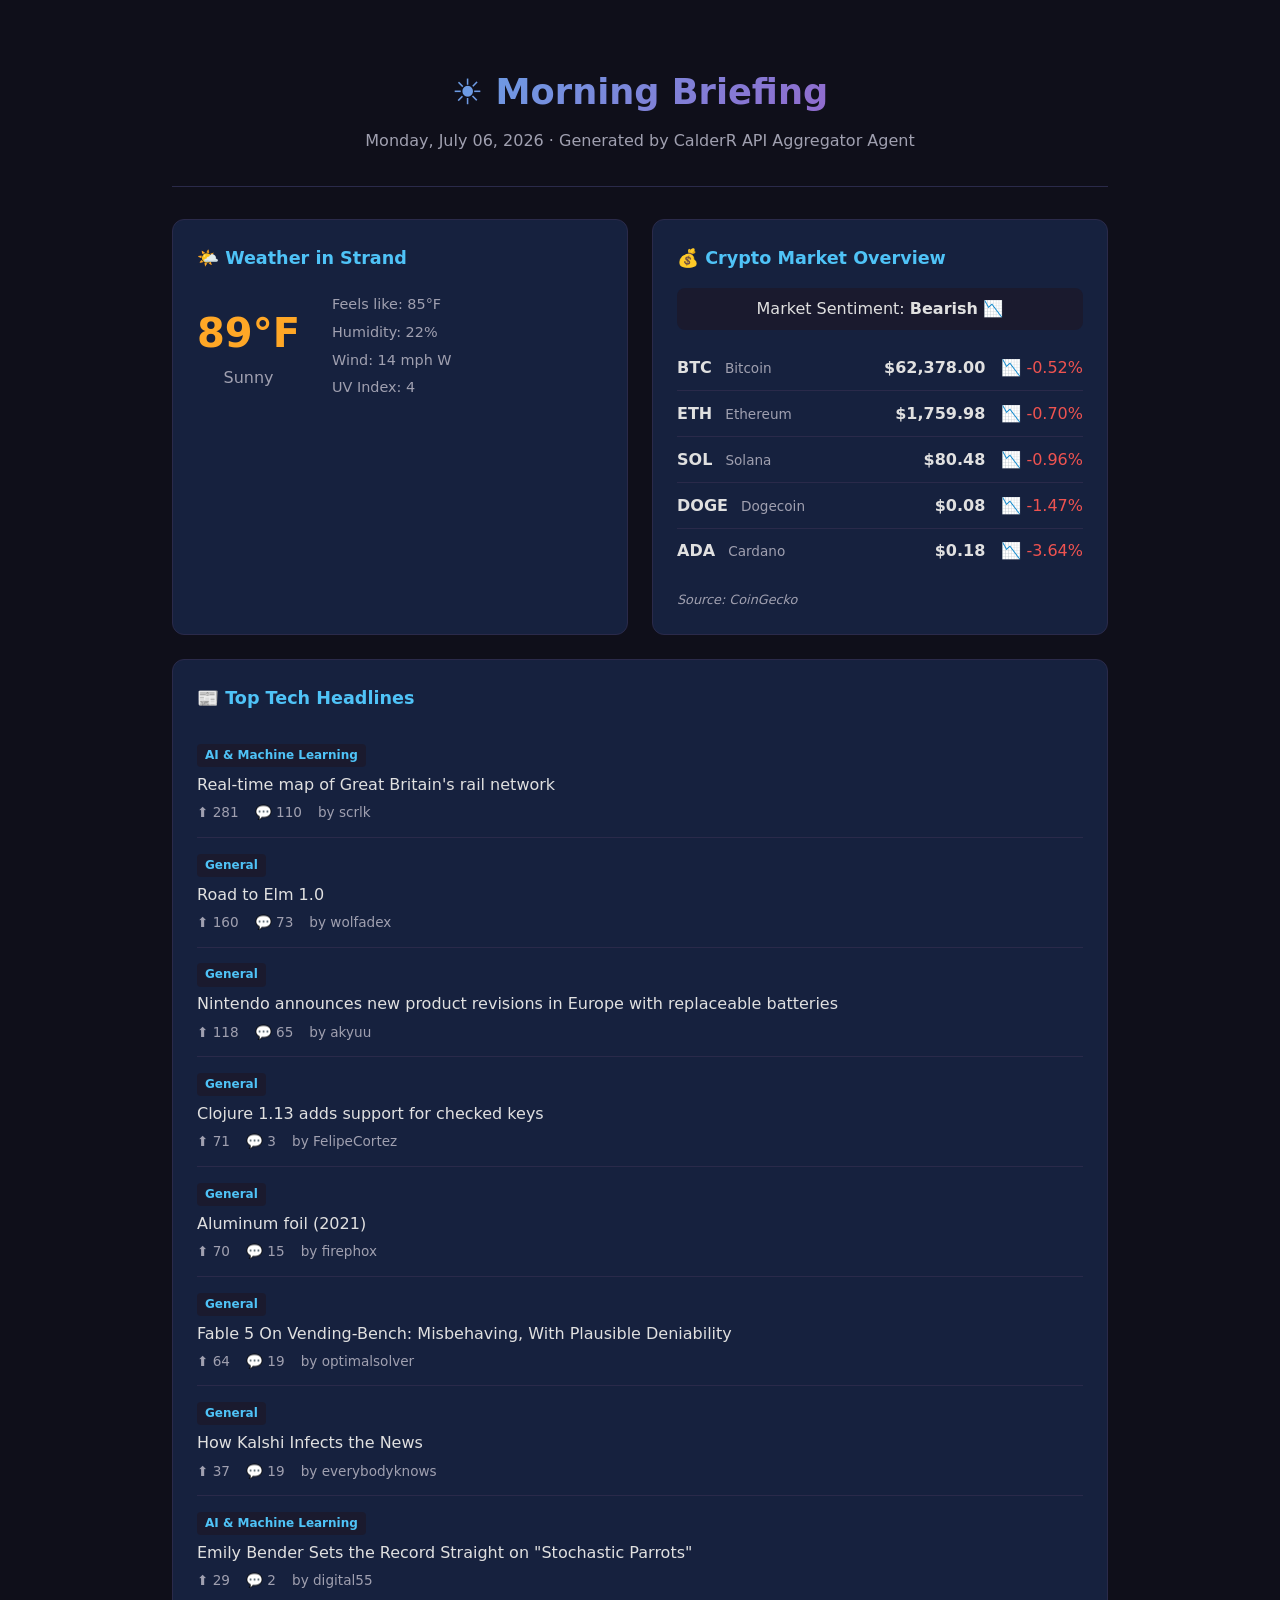
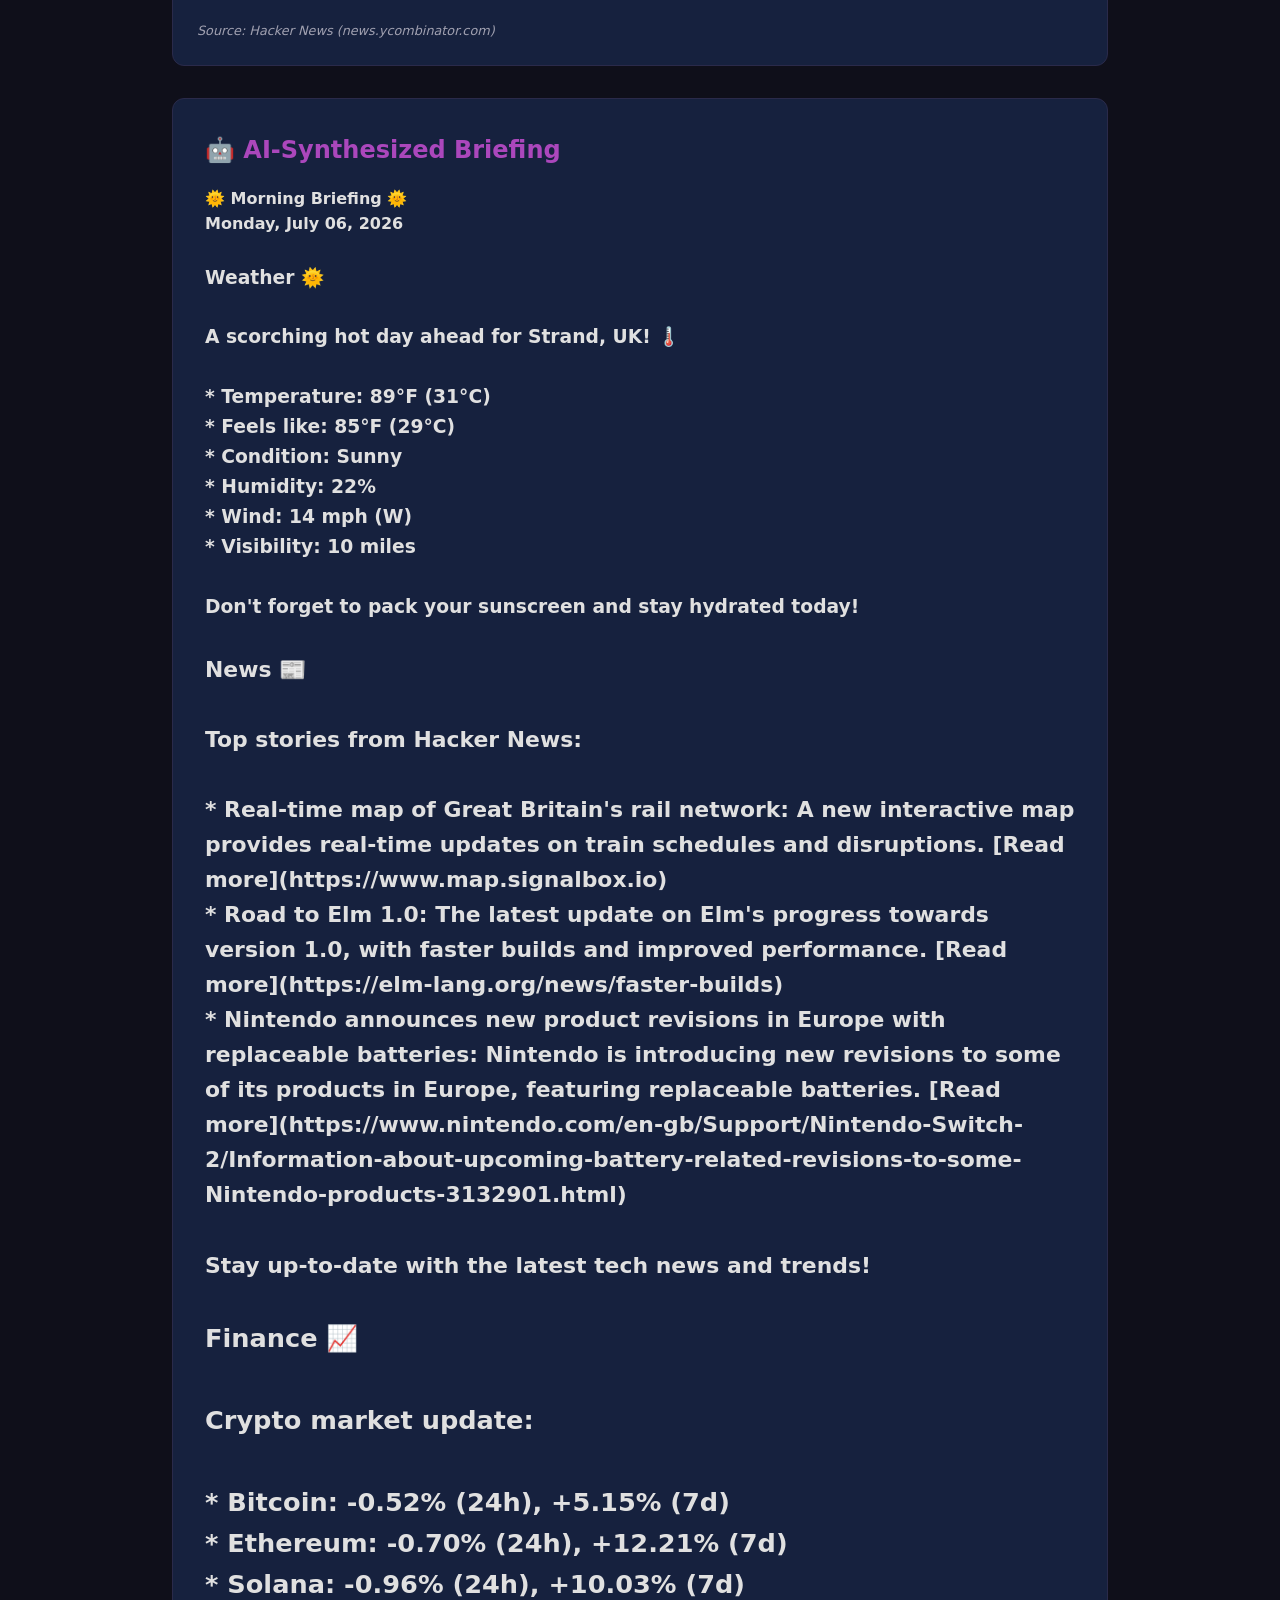
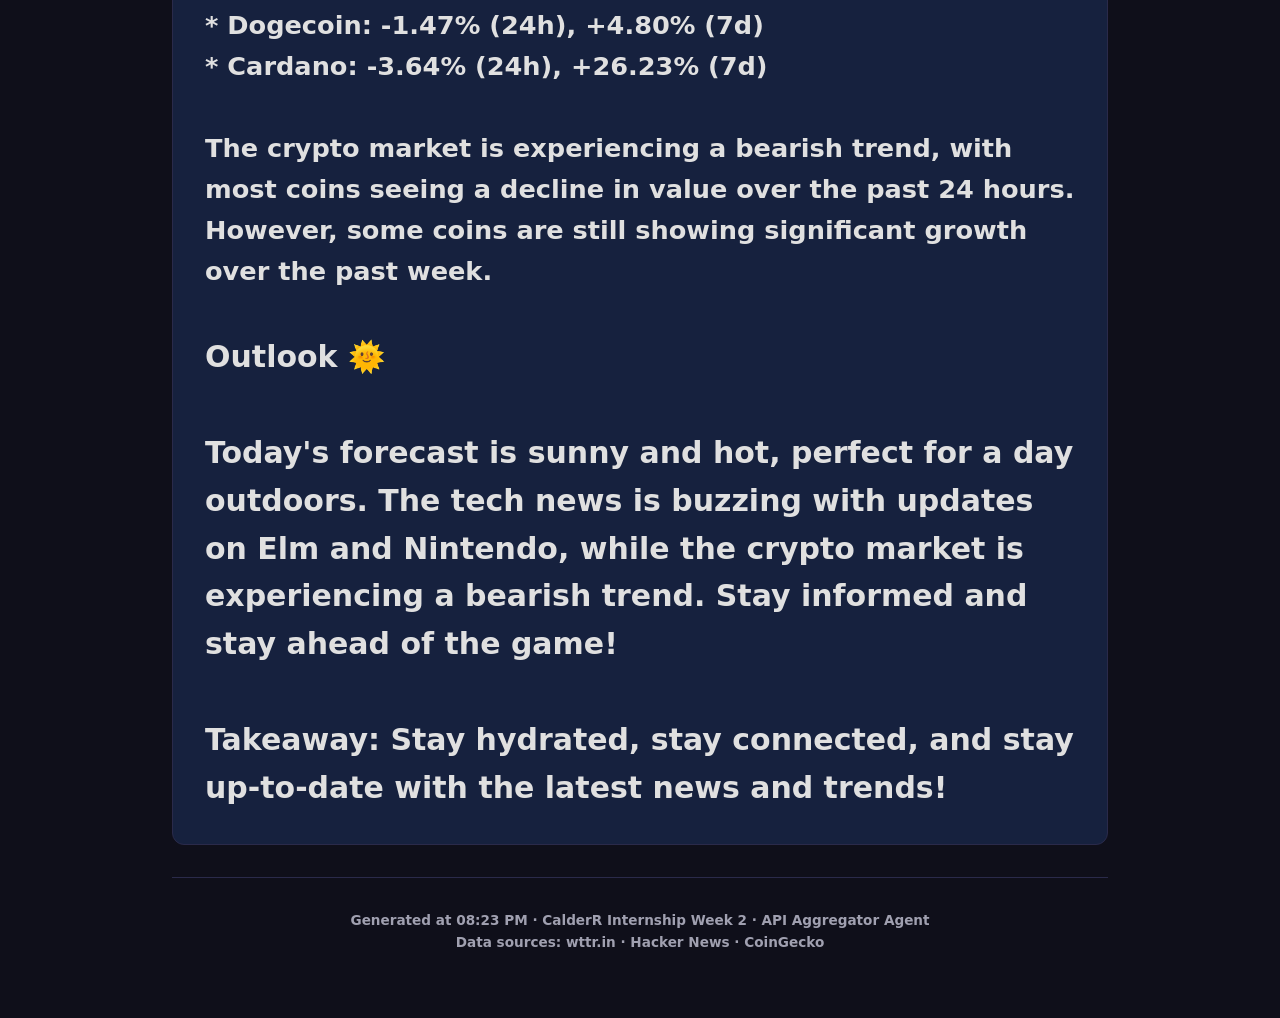
<file: projects/api_aggregator/sample_reports/briefing_20260706_202351.html>
<!DOCTYPE html>
<html lang="en">
<head>
    <meta charset="UTF-8">
    <meta name="viewport" content="width=device-width, initial-scale=1.0">
    <title>Morning Briefing — July 06, 2026</title>
    <style>
        :root {
            --bg-primary: #0f0f1a;
            --bg-secondary: #1a1a2e;
            --bg-card: #16213e;
            --text-primary: #e0e0e0;
            --text-secondary: #a0a0b0;
            --accent-blue: #4fc3f7;
            --accent-green: #66bb6a;
            --accent-red: #ef5350;
            --accent-orange: #ffa726;
            --accent-purple: #ab47bc;
            --border-color: #2a2a4a;
        }

        * { margin: 0; padding: 0; box-sizing: border-box; }

        body {
            font-family: 'Segoe UI', system-ui, -apple-system, sans-serif;
            background: var(--bg-primary);
            color: var(--text-primary);
            line-height: 1.6;
            min-height: 100vh;
        }

        .container {
            max-width: 1000px;
            margin: 0 auto;
            padding: 2rem;
        }

        header {
            text-align: center;
            padding: 2rem 0;
            border-bottom: 1px solid var(--border-color);
            margin-bottom: 2rem;
        }

        header h1 {
            font-size: 2.2rem;
            background: linear-gradient(135deg, var(--accent-blue), var(--accent-purple));
            -webkit-background-clip: text;
            -webkit-text-fill-color: transparent;
            margin-bottom: 0.5rem;
        }

        header .subtitle {
            color: var(--text-secondary);
            font-size: 1rem;
        }

        .data-grid {
            display: grid;
            grid-template-columns: 1fr 1fr;
            gap: 1.5rem;
            margin-bottom: 2rem;
        }

        .data-card {
            background: var(--bg-card);
            border-radius: 12px;
            padding: 1.5rem;
            border: 1px solid var(--border-color);
            transition: transform 0.2s, box-shadow 0.2s;
        }

        .data-card:hover {
            transform: translateY(-2px);
            box-shadow: 0 8px 25px rgba(0,0,0,0.3);
        }

        .data-card h3 {
            color: var(--accent-blue);
            margin-bottom: 1rem;
            font-size: 1.1rem;
        }

        .news-card {
            grid-column: 1 / -1;
        }

        .weather-grid {
            display: flex;
            align-items: center;
            gap: 2rem;
        }

        .weather-main {
            display: flex;
            flex-direction: column;
            align-items: center;
        }

        .temp {
            font-size: 2.5rem;
            font-weight: bold;
            color: var(--accent-orange);
        }

        .condition {
            color: var(--text-secondary);
        }

        .weather-details p {
            color: var(--text-secondary);
            font-size: 0.9rem;
            margin: 0.3rem 0;
        }

        .news-item {
            padding: 0.8rem 0;
            border-bottom: 1px solid var(--border-color);
        }

        .news-item:last-child {
            border-bottom: none;
        }

        .story-title {
            color: var(--text-primary);
            text-decoration: none;
            font-weight: 500;
            display: block;
            margin: 0.3rem 0;
        }

        .story-title:hover {
            color: var(--accent-blue);
        }

        .story-meta {
            display: flex;
            gap: 1rem;
            color: var(--text-secondary);
            font-size: 0.85rem;
        }

        .category-badge {
            display: inline-block;
            padding: 2px 8px;
            border-radius: 4px;
            font-size: 0.75rem;
            font-weight: 600;
            background: var(--bg-secondary);
            color: var(--accent-blue);
        }

        .coin-row {
            display: flex;
            justify-content: space-between;
            align-items: center;
            padding: 0.6rem 0;
            border-bottom: 1px solid var(--border-color);
        }

        .coin-row:last-child { border-bottom: none; }

        .coin-name { flex: 1; }
        .coin-fullname { color: var(--text-secondary); font-size: 0.85rem; margin-left: 0.5rem; }
        .coin-price { font-weight: bold; margin: 0 1rem; }
        .coin-change.positive { color: var(--accent-green); }
        .coin-change.negative { color: var(--accent-red); }

        .market-sentiment {
            text-align: center;
            padding: 0.5rem;
            margin-bottom: 1rem;
            background: var(--bg-secondary);
            border-radius: 8px;
        }

        .briefing-section {
            background: var(--bg-card);
            border-radius: 12px;
            padding: 2rem;
            border: 1px solid var(--border-color);
            margin-bottom: 2rem;
        }

        .briefing-section h2 {
            color: var(--accent-purple);
            margin-bottom: 1rem;
        }

        .source {
            color: var(--text-secondary);
            font-size: 0.8rem;
            margin-top: 1rem;
            font-style: italic;
        }

        .error-card {
            border-color: var(--accent-red);
            text-align: center;
            color: var(--accent-orange);
        }

        footer {
            text-align: center;
            padding: 2rem 0;
            color: var(--text-secondary);
            font-size: 0.85rem;
            border-top: 1px solid var(--border-color);
        }

        @media (max-width: 768px) {
            .data-grid { grid-template-columns: 1fr; }
            .weather-grid { flex-direction: column; }
            .container { padding: 1rem; }
        }
    </style>
</head>
<body>
    <div class="container">
        <header>
            <h1>☀️ Morning Briefing</h1>
            <p class="subtitle">Monday, July 06, 2026 · Generated by CalderR API Aggregator Agent</p>
        </header>

        <div class="data-grid">
            
        <div class="data-card weather-card">
            <h3>🌤️ Weather in Strand</h3>
            <div class="weather-grid">
                <div class="weather-main">
                    <span class="temp">89°F</span>
                    <span class="condition">Sunny</span>
                </div>
                <div class="weather-details">
                    <p>Feels like: 85°F</p>
                    <p>Humidity: 22%</p>
                    <p>Wind: 14 mph W</p>
                    <p>UV Index: 4</p>
                </div>
            </div>
        </div>
        
            
        <div class="data-card finance-card">
            <h3>💰 Crypto Market Overview</h3>
            <div class="market-sentiment">
                Market Sentiment: <strong>Bearish 📉</strong>
            </div>
            <div class="coins-list">
            <div class="coin-row">
                <div class="coin-name">
                    <strong>BTC</strong>
                    <span class="coin-fullname">Bitcoin</span>
                </div>
                <div class="coin-price">$62,378.00</div>
                <div class="coin-change negative">
                    📉 -0.52%
                </div>
            </div>
            
            <div class="coin-row">
                <div class="coin-name">
                    <strong>ETH</strong>
                    <span class="coin-fullname">Ethereum</span>
                </div>
                <div class="coin-price">$1,759.98</div>
                <div class="coin-change negative">
                    📉 -0.70%
                </div>
            </div>
            
            <div class="coin-row">
                <div class="coin-name">
                    <strong>SOL</strong>
                    <span class="coin-fullname">Solana</span>
                </div>
                <div class="coin-price">$80.48</div>
                <div class="coin-change negative">
                    📉 -0.96%
                </div>
            </div>
            
            <div class="coin-row">
                <div class="coin-name">
                    <strong>DOGE</strong>
                    <span class="coin-fullname">Dogecoin</span>
                </div>
                <div class="coin-price">$0.08</div>
                <div class="coin-change negative">
                    📉 -1.47%
                </div>
            </div>
            
            <div class="coin-row">
                <div class="coin-name">
                    <strong>ADA</strong>
                    <span class="coin-fullname">Cardano</span>
                </div>
                <div class="coin-price">$0.18</div>
                <div class="coin-change negative">
                    📉 -3.64%
                </div>
            </div>
            </div>
            <p class="source">Source: CoinGecko</p>
        </div>
        
            
        <div class="data-card news-card">
            <h3>📰 Top Tech Headlines</h3>
            <div class="news-list">
            <div class="news-item">
                <span class="category-badge ai-machine-learning">AI & Machine Learning</span>
                <a href="https://www.map.signalbox.io" class="story-title">Real-time map of Great Britain's rail network</a>
                <div class="story-meta">
                    <span>⬆ 281</span>
                    <span>💬 110</span>
                    <span>by scrlk</span>
                </div>
            </div>
            
            <div class="news-item">
                <span class="category-badge general">General</span>
                <a href="https://elm-lang.org/news/faster-builds" class="story-title">Road to Elm 1.0</a>
                <div class="story-meta">
                    <span>⬆ 160</span>
                    <span>💬 73</span>
                    <span>by wolfadex</span>
                </div>
            </div>
            
            <div class="news-item">
                <span class="category-badge general">General</span>
                <a href="https://www.nintendo.com/en-gb/Support/Nintendo-Switch-2/Information-about-upcoming-battery-related-revisions-to-some-Nintendo-products-3132901.html" class="story-title">Nintendo announces new product revisions in Europe with replaceable batteries</a>
                <div class="story-meta">
                    <span>⬆ 118</span>
                    <span>💬 65</span>
                    <span>by akyuu</span>
                </div>
            </div>
            
            <div class="news-item">
                <span class="category-badge general">General</span>
                <a href="https://clojure.org/news/2026/07/02/clojure-1-13-alpha1" class="story-title">Clojure 1.13 adds support for checked keys</a>
                <div class="story-meta">
                    <span>⬆ 71</span>
                    <span>💬 3</span>
                    <span>by FelipeCortez</span>
                </div>
            </div>
            
            <div class="news-item">
                <span class="category-badge general">General</span>
                <a href="https://dernocua.github.io/notes/aluminum-foil.html" class="story-title">Aluminum foil (2021)</a>
                <div class="story-meta">
                    <span>⬆ 70</span>
                    <span>💬 15</span>
                    <span>by firephox</span>
                </div>
            </div>
            
            <div class="news-item">
                <span class="category-badge general">General</span>
                <a href="https://andonlabs.com/blog/fable5-vending-bench" class="story-title">Fable 5 On Vending-Bench: Misbehaving, With Plausible Deniability</a>
                <div class="story-meta">
                    <span>⬆ 64</span>
                    <span>💬 19</span>
                    <span>by optimalsolver</span>
                </div>
            </div>
            
            <div class="news-item">
                <span class="category-badge general">General</span>
                <a href="https://www.publicnotice.co/p/kalshi-cnn-cnbc" class="story-title">How Kalshi Infects the News</a>
                <div class="story-meta">
                    <span>⬆ 37</span>
                    <span>💬 19</span>
                    <span>by everybodyknows</span>
                </div>
            </div>
            
            <div class="news-item">
                <span class="category-badge ai-machine-learning">AI & Machine Learning</span>
                <a href="https://spectrum.ieee.org/stochastic-parrot" class="story-title">Emily Bender Sets the Record Straight on "Stochastic Parrots"</a>
                <div class="story-meta">
                    <span>⬆ 29</span>
                    <span>💬 2</span>
                    <span>by digital55</span>
                </div>
            </div>
            </div>
            <p class="source">Source: Hacker News (news.ycombinator.com)</p>
        </div>
        
        </div>

        <div class="briefing-section">
            <h2>🤖 AI-Synthesized Briefing</h2>
            <div><strong>🌞 Morning Briefing 🌞<strong><br><strong>Monday, July 06, 2026<strong><br><br><h3>Weather 🌞<br><br>A scorching hot day ahead for Strand, UK! 🌡️<br><br>* <strong>Temperature<strong>: 89°F (31°C)<br>* <strong>Feels like<strong>: 85°F (29°C)<br>* <strong>Condition<strong>: Sunny<br>* <strong>Humidity<strong>: 22%<br>* <strong>Wind<strong>: 14 mph (W)<br>* <strong>Visibility<strong>: 10 miles<br><br>Don't forget to pack your sunscreen and stay hydrated today!<br><br><h3>News 📰<br><br>Top stories from Hacker News:<br><br>* <strong>Real-time map of Great Britain's rail network<strong>: A new interactive map provides real-time updates on train schedules and disruptions. [Read more](https://www.map.signalbox.io)<br>* <strong>Road to Elm 1.0<strong>: The latest update on Elm's progress towards version 1.0, with faster builds and improved performance. [Read more](https://elm-lang.org/news/faster-builds)<br>* <strong>Nintendo announces new product revisions in Europe with replaceable batteries<strong>: Nintendo is introducing new revisions to some of its products in Europe, featuring replaceable batteries. [Read more](https://www.nintendo.com/en-gb/Support/Nintendo-Switch-2/Information-about-upcoming-battery-related-revisions-to-some-Nintendo-products-3132901.html)<br><br>Stay up-to-date with the latest tech news and trends!<br><br><h3>Finance 📈<br><br>Crypto market update:<br><br>* <strong>Bitcoin<strong>: -0.52% (24h), +5.15% (7d)<br>* <strong>Ethereum<strong>: -0.70% (24h), +12.21% (7d)<br>* <strong>Solana<strong>: -0.96% (24h), +10.03% (7d)<br>* <strong>Dogecoin<strong>: -1.47% (24h), +4.80% (7d)<br>* <strong>Cardano<strong>: -3.64% (24h), +26.23% (7d)<br><br>The crypto market is experiencing a bearish trend, with most coins seeing a decline in value over the past 24 hours. However, some coins are still showing significant growth over the past week.<br><br><h3>Outlook 🌞<br><br>Today's forecast is sunny and hot, perfect for a day outdoors. The tech news is buzzing with updates on Elm and Nintendo, while the crypto market is experiencing a bearish trend. Stay informed and stay ahead of the game!<br><br><strong>Takeaway:<strong> Stay hydrated, stay connected, and stay up-to-date with the latest news and trends!</div>
        </div>

        <footer>
            <p>Generated at 08:23 PM · CalderR Internship Week 2 · API Aggregator Agent</p>
            <p>Data sources: wttr.in · Hacker News · CoinGecko</p>
        </footer>
    </div>
</body>
</html>
</file>
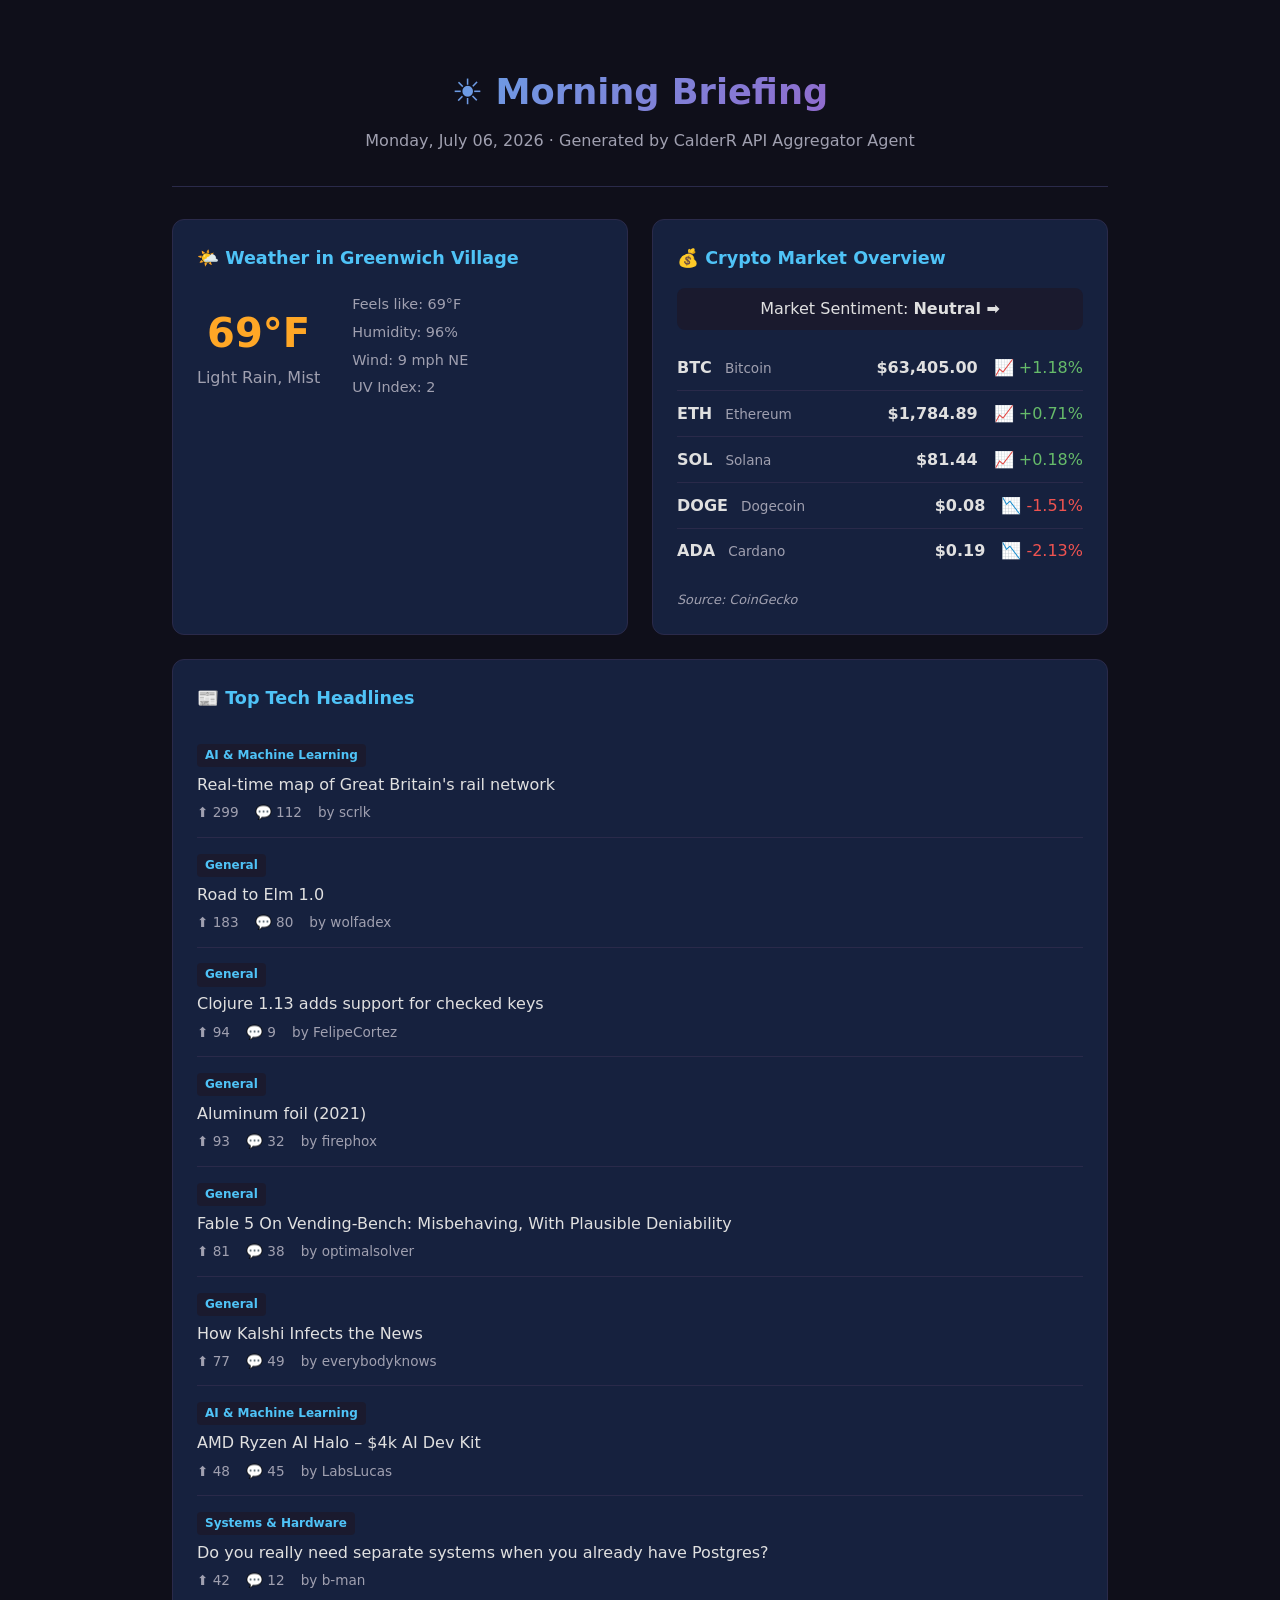
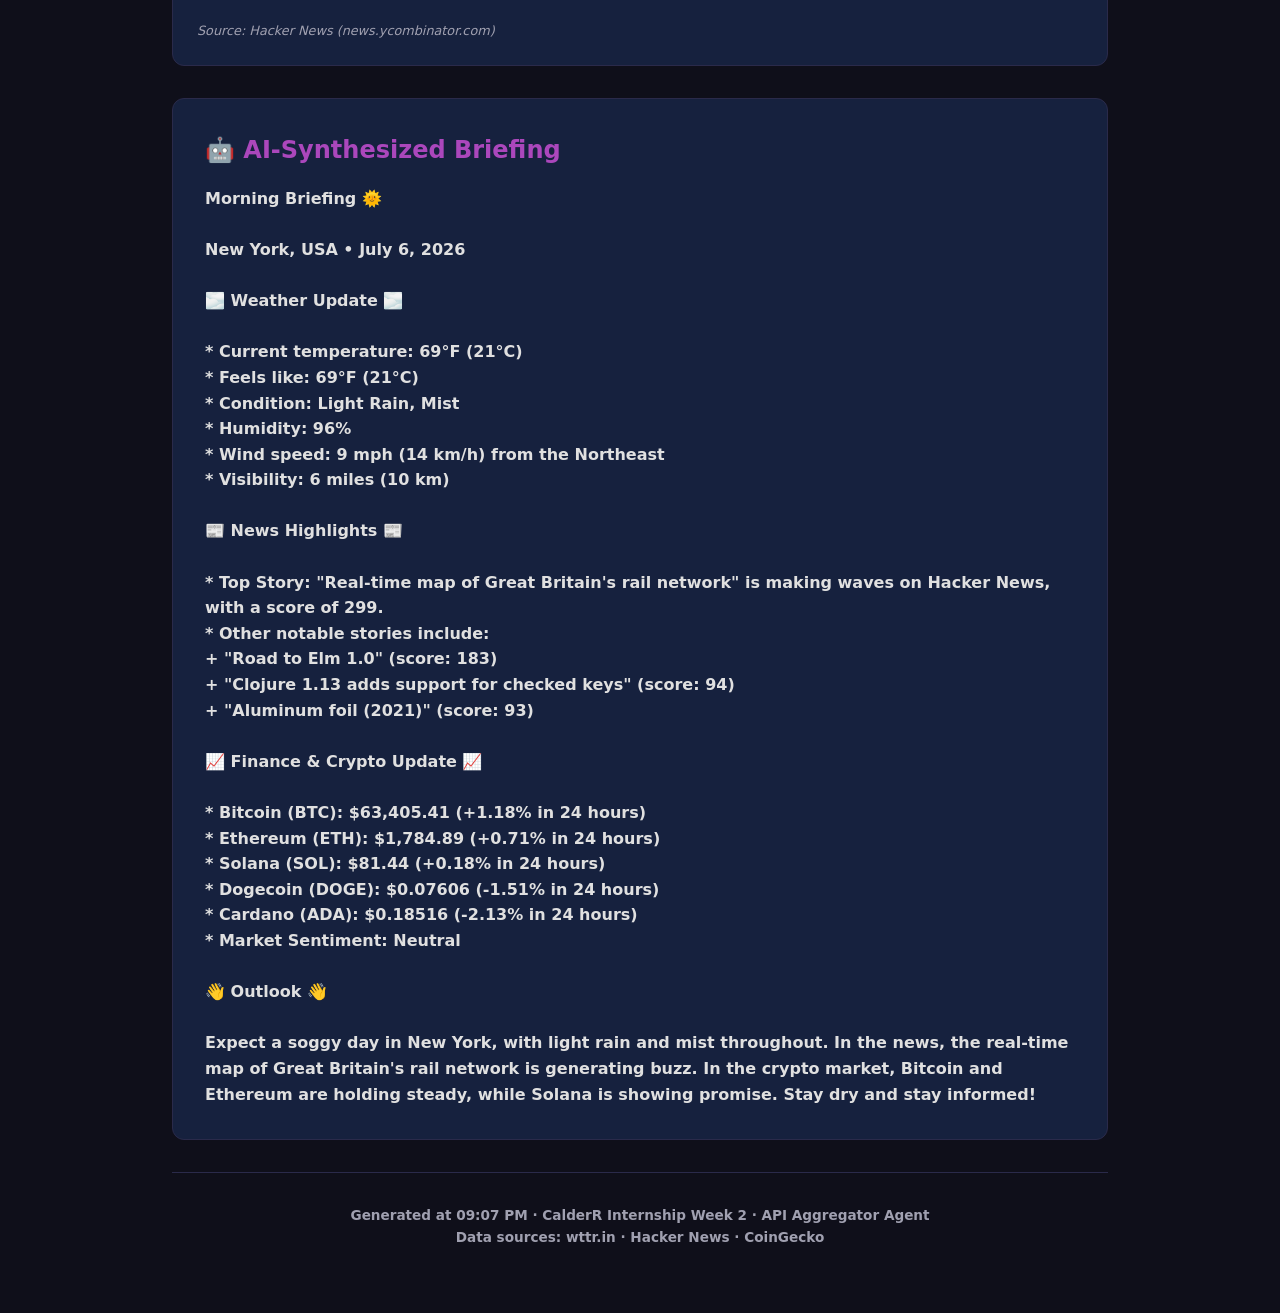
<file: projects/api_aggregator/sample_reports/briefing_20260706_210701.html>
<!DOCTYPE html>
<html lang="en">
<head>
    <meta charset="UTF-8">
    <meta name="viewport" content="width=device-width, initial-scale=1.0">
    <title>Morning Briefing — July 06, 2026</title>
    <style>
        :root {
            --bg-primary: #0f0f1a;
            --bg-secondary: #1a1a2e;
            --bg-card: #16213e;
            --text-primary: #e0e0e0;
            --text-secondary: #a0a0b0;
            --accent-blue: #4fc3f7;
            --accent-green: #66bb6a;
            --accent-red: #ef5350;
            --accent-orange: #ffa726;
            --accent-purple: #ab47bc;
            --border-color: #2a2a4a;
        }

        * { margin: 0; padding: 0; box-sizing: border-box; }

        body {
            font-family: 'Segoe UI', system-ui, -apple-system, sans-serif;
            background: var(--bg-primary);
            color: var(--text-primary);
            line-height: 1.6;
            min-height: 100vh;
        }

        .container {
            max-width: 1000px;
            margin: 0 auto;
            padding: 2rem;
        }

        header {
            text-align: center;
            padding: 2rem 0;
            border-bottom: 1px solid var(--border-color);
            margin-bottom: 2rem;
        }

        header h1 {
            font-size: 2.2rem;
            background: linear-gradient(135deg, var(--accent-blue), var(--accent-purple));
            -webkit-background-clip: text;
            -webkit-text-fill-color: transparent;
            margin-bottom: 0.5rem;
        }

        header .subtitle {
            color: var(--text-secondary);
            font-size: 1rem;
        }

        .data-grid {
            display: grid;
            grid-template-columns: 1fr 1fr;
            gap: 1.5rem;
            margin-bottom: 2rem;
        }

        .data-card {
            background: var(--bg-card);
            border-radius: 12px;
            padding: 1.5rem;
            border: 1px solid var(--border-color);
            transition: transform 0.2s, box-shadow 0.2s;
        }

        .data-card:hover {
            transform: translateY(-2px);
            box-shadow: 0 8px 25px rgba(0,0,0,0.3);
        }

        .data-card h3 {
            color: var(--accent-blue);
            margin-bottom: 1rem;
            font-size: 1.1rem;
        }

        .news-card {
            grid-column: 1 / -1;
        }

        .weather-grid {
            display: flex;
            align-items: center;
            gap: 2rem;
        }

        .weather-main {
            display: flex;
            flex-direction: column;
            align-items: center;
        }

        .temp {
            font-size: 2.5rem;
            font-weight: bold;
            color: var(--accent-orange);
        }

        .condition {
            color: var(--text-secondary);
        }

        .weather-details p {
            color: var(--text-secondary);
            font-size: 0.9rem;
            margin: 0.3rem 0;
        }

        .news-item {
            padding: 0.8rem 0;
            border-bottom: 1px solid var(--border-color);
        }

        .news-item:last-child {
            border-bottom: none;
        }

        .story-title {
            color: var(--text-primary);
            text-decoration: none;
            font-weight: 500;
            display: block;
            margin: 0.3rem 0;
        }

        .story-title:hover {
            color: var(--accent-blue);
        }

        .story-meta {
            display: flex;
            gap: 1rem;
            color: var(--text-secondary);
            font-size: 0.85rem;
        }

        .category-badge {
            display: inline-block;
            padding: 2px 8px;
            border-radius: 4px;
            font-size: 0.75rem;
            font-weight: 600;
            background: var(--bg-secondary);
            color: var(--accent-blue);
        }

        .coin-row {
            display: flex;
            justify-content: space-between;
            align-items: center;
            padding: 0.6rem 0;
            border-bottom: 1px solid var(--border-color);
        }

        .coin-row:last-child { border-bottom: none; }

        .coin-name { flex: 1; }
        .coin-fullname { color: var(--text-secondary); font-size: 0.85rem; margin-left: 0.5rem; }
        .coin-price { font-weight: bold; margin: 0 1rem; }
        .coin-change.positive { color: var(--accent-green); }
        .coin-change.negative { color: var(--accent-red); }

        .market-sentiment {
            text-align: center;
            padding: 0.5rem;
            margin-bottom: 1rem;
            background: var(--bg-secondary);
            border-radius: 8px;
        }

        .briefing-section {
            background: var(--bg-card);
            border-radius: 12px;
            padding: 2rem;
            border: 1px solid var(--border-color);
            margin-bottom: 2rem;
        }

        .briefing-section h2 {
            color: var(--accent-purple);
            margin-bottom: 1rem;
        }

        .source {
            color: var(--text-secondary);
            font-size: 0.8rem;
            margin-top: 1rem;
            font-style: italic;
        }

        .error-card {
            border-color: var(--accent-red);
            text-align: center;
            color: var(--accent-orange);
        }

        footer {
            text-align: center;
            padding: 2rem 0;
            color: var(--text-secondary);
            font-size: 0.85rem;
            border-top: 1px solid var(--border-color);
        }

        @media (max-width: 768px) {
            .data-grid { grid-template-columns: 1fr; }
            .weather-grid { flex-direction: column; }
            .container { padding: 1rem; }
        }
    </style>
</head>
<body>
    <div class="container">
        <header>
            <h1>☀️ Morning Briefing</h1>
            <p class="subtitle">Monday, July 06, 2026 · Generated by CalderR API Aggregator Agent</p>
        </header>

        <div class="data-grid">
            
        <div class="data-card weather-card">
            <h3>🌤️ Weather in Greenwich Village</h3>
            <div class="weather-grid">
                <div class="weather-main">
                    <span class="temp">69°F</span>
                    <span class="condition">Light Rain, Mist</span>
                </div>
                <div class="weather-details">
                    <p>Feels like: 69°F</p>
                    <p>Humidity: 96%</p>
                    <p>Wind: 9 mph NE</p>
                    <p>UV Index: 2</p>
                </div>
            </div>
        </div>
        
            
        <div class="data-card finance-card">
            <h3>💰 Crypto Market Overview</h3>
            <div class="market-sentiment">
                Market Sentiment: <strong>Neutral ➡️</strong>
            </div>
            <div class="coins-list">
            <div class="coin-row">
                <div class="coin-name">
                    <strong>BTC</strong>
                    <span class="coin-fullname">Bitcoin</span>
                </div>
                <div class="coin-price">$63,405.00</div>
                <div class="coin-change positive">
                    📈 +1.18%
                </div>
            </div>
            
            <div class="coin-row">
                <div class="coin-name">
                    <strong>ETH</strong>
                    <span class="coin-fullname">Ethereum</span>
                </div>
                <div class="coin-price">$1,784.89</div>
                <div class="coin-change positive">
                    📈 +0.71%
                </div>
            </div>
            
            <div class="coin-row">
                <div class="coin-name">
                    <strong>SOL</strong>
                    <span class="coin-fullname">Solana</span>
                </div>
                <div class="coin-price">$81.44</div>
                <div class="coin-change positive">
                    📈 +0.18%
                </div>
            </div>
            
            <div class="coin-row">
                <div class="coin-name">
                    <strong>DOGE</strong>
                    <span class="coin-fullname">Dogecoin</span>
                </div>
                <div class="coin-price">$0.08</div>
                <div class="coin-change negative">
                    📉 -1.51%
                </div>
            </div>
            
            <div class="coin-row">
                <div class="coin-name">
                    <strong>ADA</strong>
                    <span class="coin-fullname">Cardano</span>
                </div>
                <div class="coin-price">$0.19</div>
                <div class="coin-change negative">
                    📉 -2.13%
                </div>
            </div>
            </div>
            <p class="source">Source: CoinGecko</p>
        </div>
        
            
        <div class="data-card news-card">
            <h3>📰 Top Tech Headlines</h3>
            <div class="news-list">
            <div class="news-item">
                <span class="category-badge ai-machine-learning">AI & Machine Learning</span>
                <a href="https://www.map.signalbox.io" class="story-title">Real-time map of Great Britain's rail network</a>
                <div class="story-meta">
                    <span>⬆ 299</span>
                    <span>💬 112</span>
                    <span>by scrlk</span>
                </div>
            </div>
            
            <div class="news-item">
                <span class="category-badge general">General</span>
                <a href="https://elm-lang.org/news/faster-builds" class="story-title">Road to Elm 1.0</a>
                <div class="story-meta">
                    <span>⬆ 183</span>
                    <span>💬 80</span>
                    <span>by wolfadex</span>
                </div>
            </div>
            
            <div class="news-item">
                <span class="category-badge general">General</span>
                <a href="https://clojure.org/news/2026/07/02/clojure-1-13-alpha1" class="story-title">Clojure 1.13 adds support for checked keys</a>
                <div class="story-meta">
                    <span>⬆ 94</span>
                    <span>💬 9</span>
                    <span>by FelipeCortez</span>
                </div>
            </div>
            
            <div class="news-item">
                <span class="category-badge general">General</span>
                <a href="https://dernocua.github.io/notes/aluminum-foil.html" class="story-title">Aluminum foil (2021)</a>
                <div class="story-meta">
                    <span>⬆ 93</span>
                    <span>💬 32</span>
                    <span>by firephox</span>
                </div>
            </div>
            
            <div class="news-item">
                <span class="category-badge general">General</span>
                <a href="https://andonlabs.com/blog/fable5-vending-bench" class="story-title">Fable 5 On Vending-Bench: Misbehaving, With Plausible Deniability</a>
                <div class="story-meta">
                    <span>⬆ 81</span>
                    <span>💬 38</span>
                    <span>by optimalsolver</span>
                </div>
            </div>
            
            <div class="news-item">
                <span class="category-badge general">General</span>
                <a href="https://www.publicnotice.co/p/kalshi-cnn-cnbc" class="story-title">How Kalshi Infects the News</a>
                <div class="story-meta">
                    <span>⬆ 77</span>
                    <span>💬 49</span>
                    <span>by everybodyknows</span>
                </div>
            </div>
            
            <div class="news-item">
                <span class="category-badge ai-machine-learning">AI & Machine Learning</span>
                <a href="https://www.lttlabs.com/articles/2026/07/06/amd-ryzen-ai-halo" class="story-title">AMD Ryzen AI Halo – $4k AI Dev Kit</a>
                <div class="story-meta">
                    <span>⬆ 48</span>
                    <span>💬 45</span>
                    <span>by LabsLucas</span>
                </div>
            </div>
            
            <div class="news-item">
                <span class="category-badge systems-hardware">Systems & Hardware</span>
                <a href="https://postgresisenough.dev/" class="story-title">Do you really need separate systems when you already have Postgres?</a>
                <div class="story-meta">
                    <span>⬆ 42</span>
                    <span>💬 12</span>
                    <span>by b-man</span>
                </div>
            </div>
            </div>
            <p class="source">Source: Hacker News (news.ycombinator.com)</p>
        </div>
        
        </div>

        <div class="briefing-section">
            <h2>🤖 AI-Synthesized Briefing</h2>
            <div><strong>Morning Briefing 🌞️<strong><br><br><strong>New York, USA • July 6, 2026<strong><br><br><strong>🌫️ Weather Update 🌫️<strong><br><br>* Current temperature: <strong>69°F (21°C)<strong><br>* Feels like: <strong>69°F (21°C)<strong><br>* Condition: <strong>Light Rain, Mist<strong><br>* Humidity: <strong>96%<strong><br>* Wind speed: <strong>9 mph (14 km/h)<strong> from the Northeast<br>* Visibility: <strong>6 miles (10 km)<strong><br><br><strong>📰 News Highlights 📰<strong><br><br>* <strong>Top Story:<strong> "Real-time map of Great Britain's rail network" is making waves on Hacker News, with a score of 299.<br>* Other notable stories include:<br> + "Road to Elm 1.0" (score: 183)<br> + "Clojure 1.13 adds support for checked keys" (score: 94)<br> + "Aluminum foil (2021)" (score: 93)<br><br><strong>📈 Finance & Crypto Update 📈<strong><br><br>* <strong>Bitcoin (BTC):<strong> $63,405.41 (+1.18% in 24 hours)<br>* <strong>Ethereum (ETH):<strong> $1,784.89 (+0.71% in 24 hours)<br>* <strong>Solana (SOL):<strong> $81.44 (+0.18% in 24 hours)<br>* <strong>Dogecoin (DOGE):<strong> $0.07606 (-1.51% in 24 hours)<br>* <strong>Cardano (ADA):<strong> $0.18516 (-2.13% in 24 hours)<br>* <strong>Market Sentiment:<strong> Neutral<br><br><strong>👋 Outlook 👋<strong><br><br>Expect a soggy day in New York, with light rain and mist throughout. In the news, the real-time map of Great Britain's rail network is generating buzz. In the crypto market, Bitcoin and Ethereum are holding steady, while Solana is showing promise. Stay dry and stay informed!</div>
        </div>

        <footer>
            <p>Generated at 09:07 PM · CalderR Internship Week 2 · API Aggregator Agent</p>
            <p>Data sources: wttr.in · Hacker News · CoinGecko</p>
        </footer>
    </div>
</body>
</html>
</file>
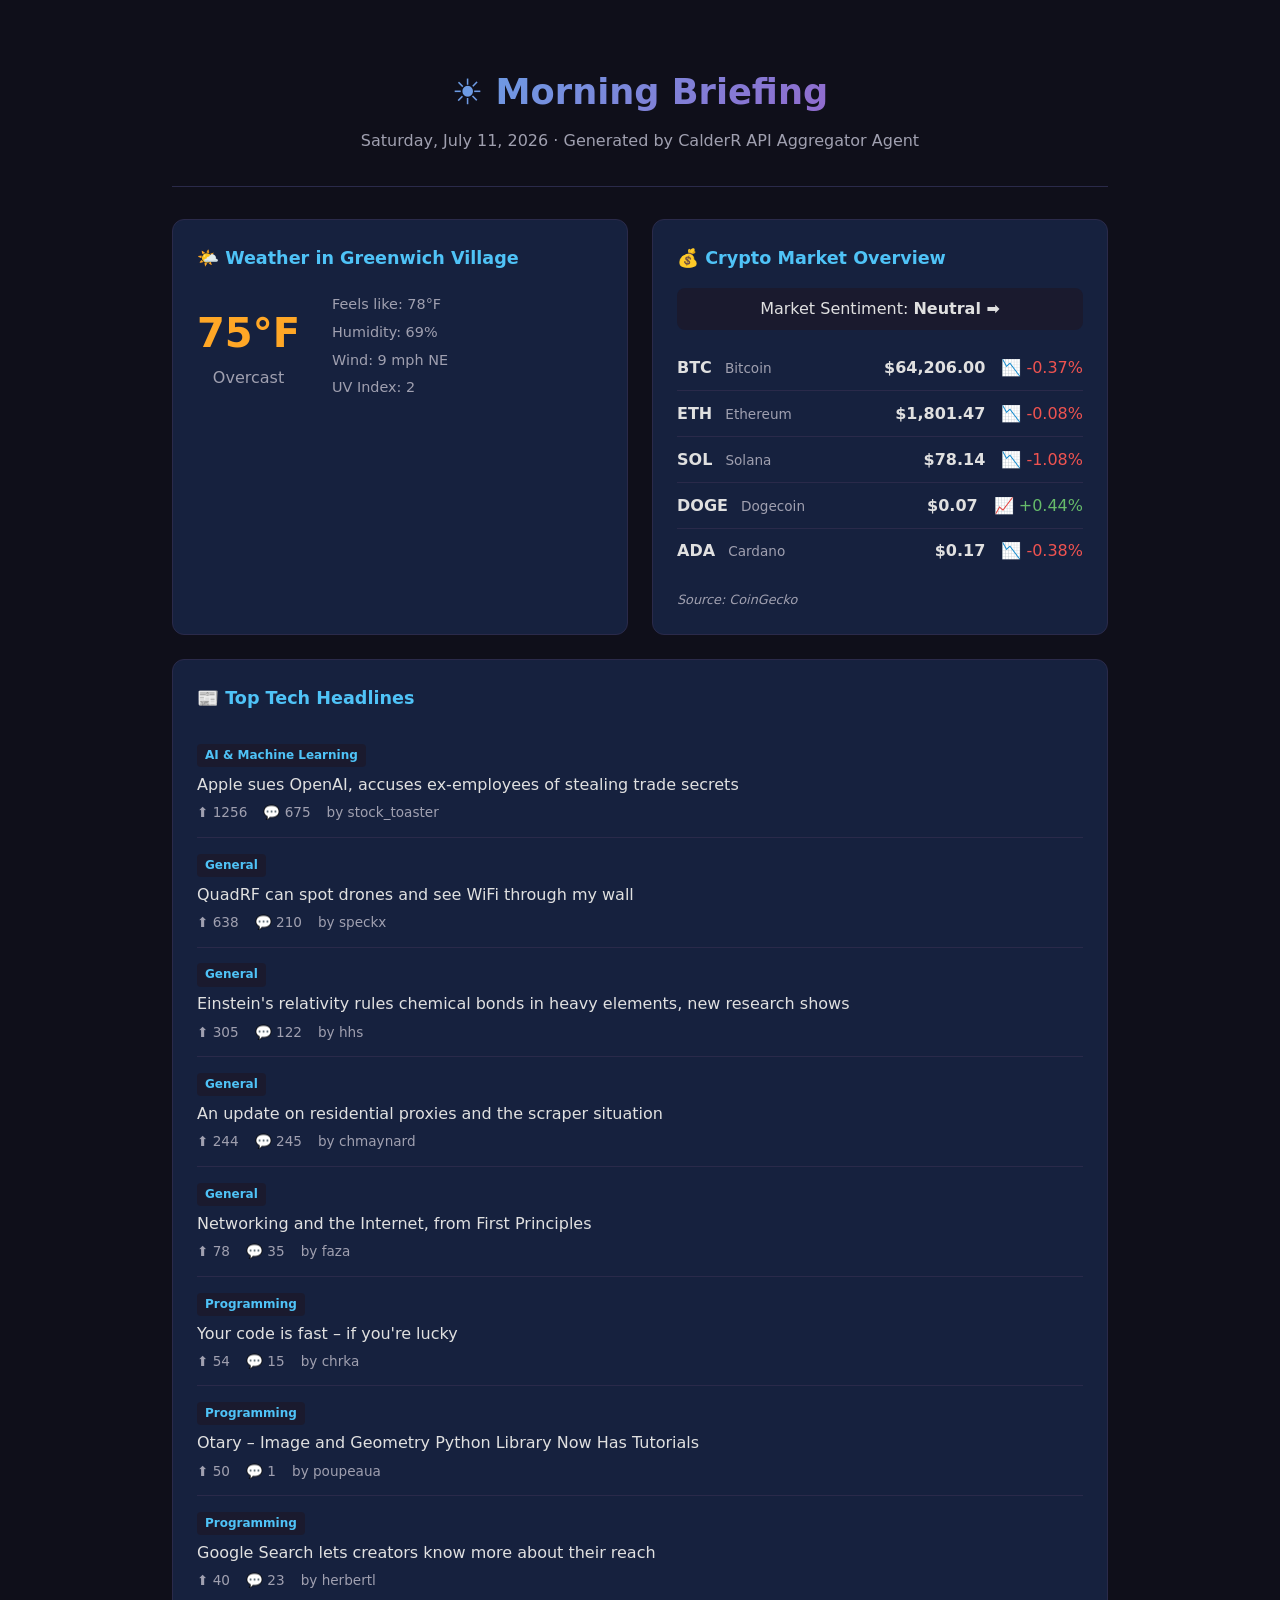
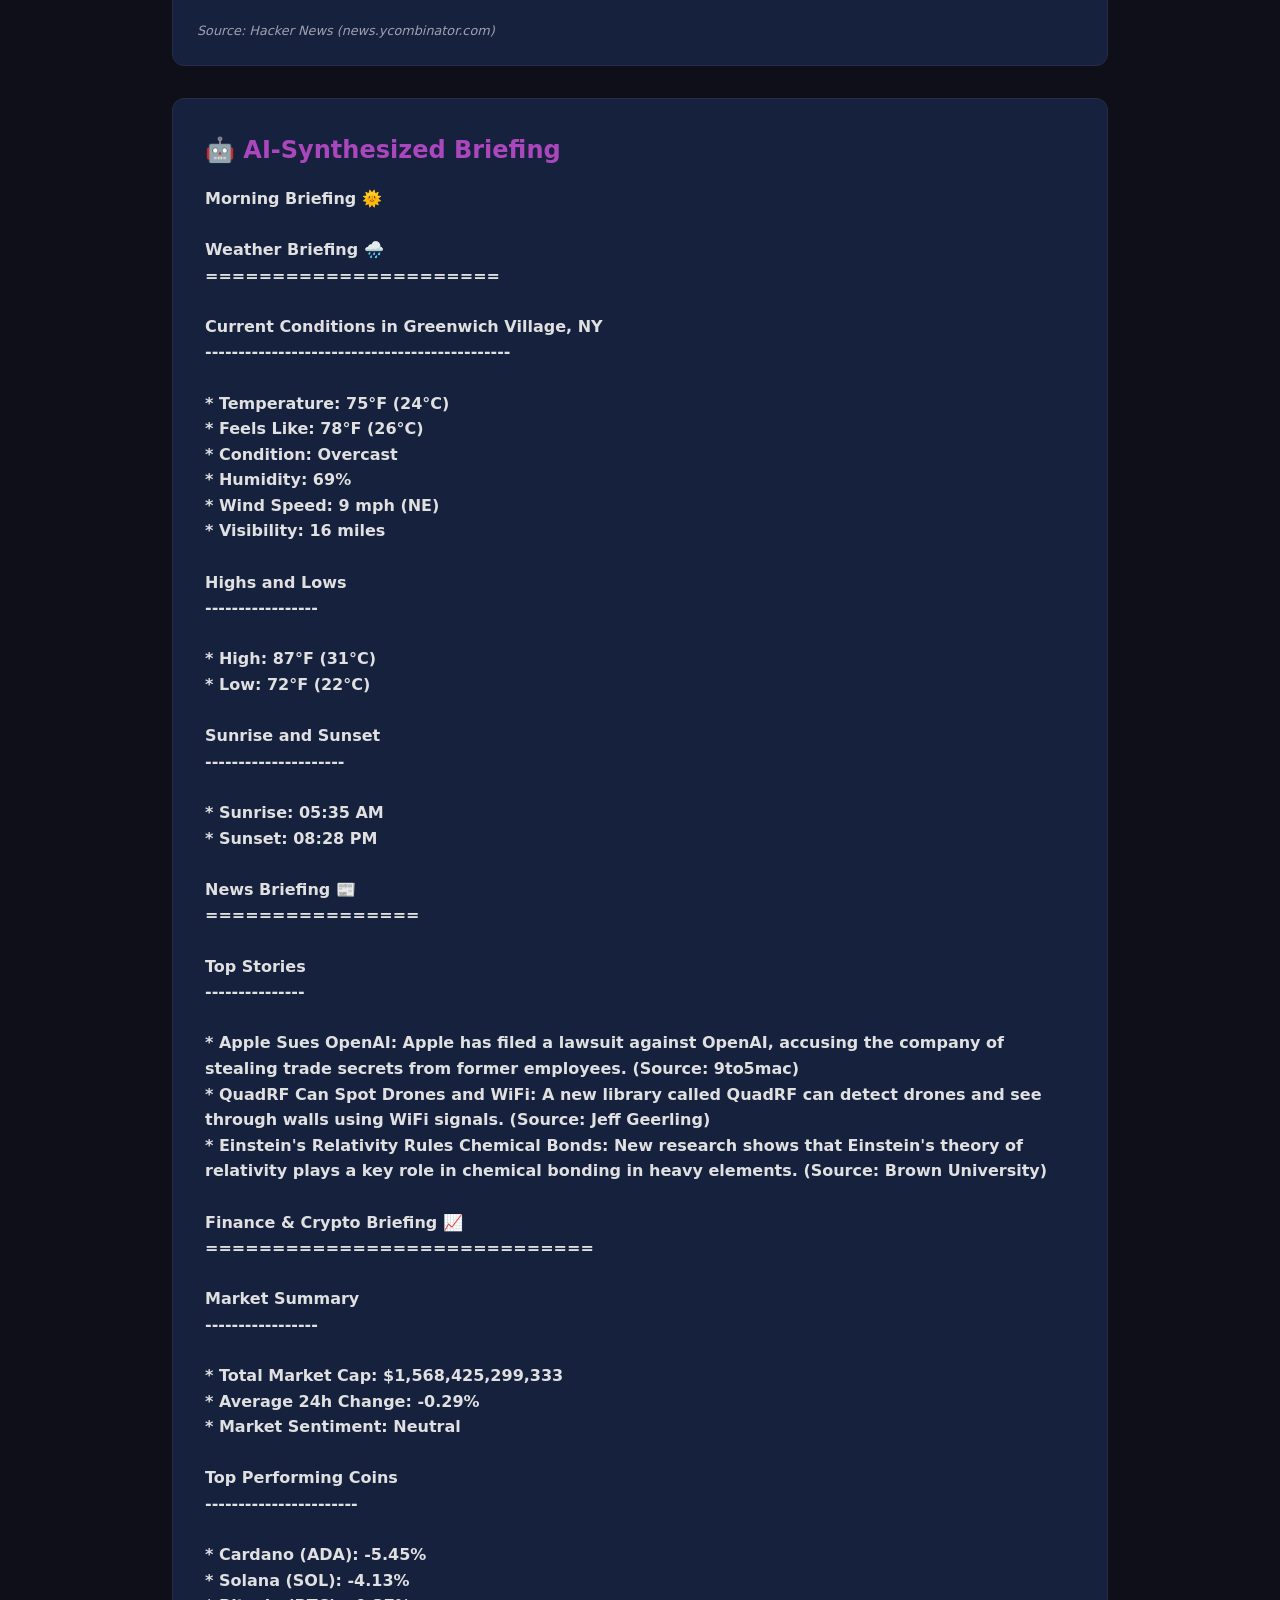
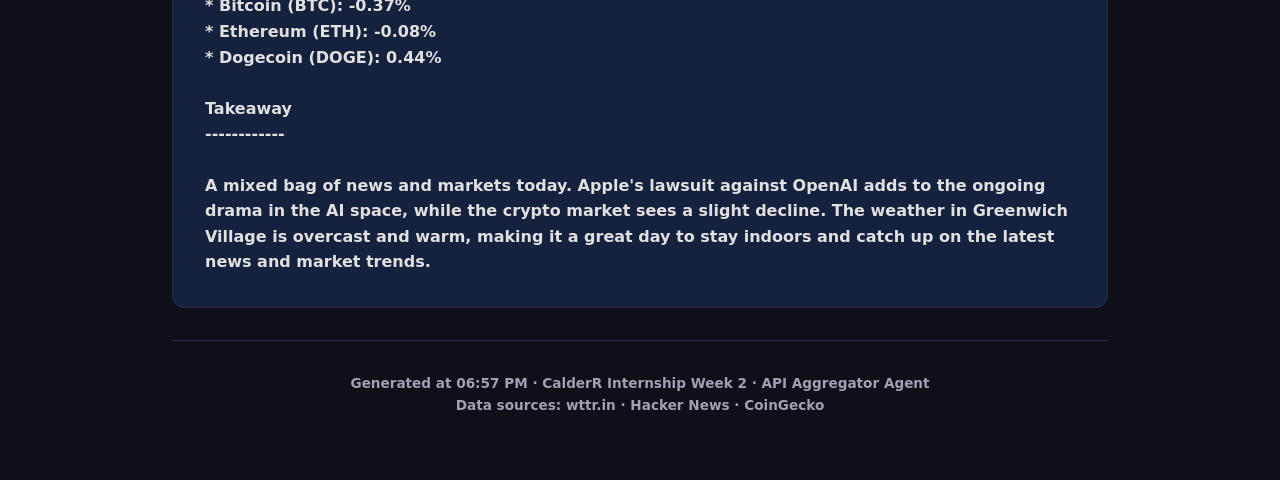
<file: projects/api_aggregator/sample_reports/briefing_20260711_185700.html>
<!DOCTYPE html>
<html lang="en">
<head>
    <meta charset="UTF-8">
    <meta name="viewport" content="width=device-width, initial-scale=1.0">
    <title>Morning Briefing — July 11, 2026</title>
    <style>
        :root {
            --bg-primary: #0f0f1a;
            --bg-secondary: #1a1a2e;
            --bg-card: #16213e;
            --text-primary: #e0e0e0;
            --text-secondary: #a0a0b0;
            --accent-blue: #4fc3f7;
            --accent-green: #66bb6a;
            --accent-red: #ef5350;
            --accent-orange: #ffa726;
            --accent-purple: #ab47bc;
            --border-color: #2a2a4a;
        }

        * { margin: 0; padding: 0; box-sizing: border-box; }

        body {
            font-family: 'Segoe UI', system-ui, -apple-system, sans-serif;
            background: var(--bg-primary);
            color: var(--text-primary);
            line-height: 1.6;
            min-height: 100vh;
        }

        .container {
            max-width: 1000px;
            margin: 0 auto;
            padding: 2rem;
        }

        header {
            text-align: center;
            padding: 2rem 0;
            border-bottom: 1px solid var(--border-color);
            margin-bottom: 2rem;
        }

        header h1 {
            font-size: 2.2rem;
            background: linear-gradient(135deg, var(--accent-blue), var(--accent-purple));
            -webkit-background-clip: text;
            -webkit-text-fill-color: transparent;
            margin-bottom: 0.5rem;
        }

        header .subtitle {
            color: var(--text-secondary);
            font-size: 1rem;
        }

        .data-grid {
            display: grid;
            grid-template-columns: 1fr 1fr;
            gap: 1.5rem;
            margin-bottom: 2rem;
        }

        .data-card {
            background: var(--bg-card);
            border-radius: 12px;
            padding: 1.5rem;
            border: 1px solid var(--border-color);
            transition: transform 0.2s, box-shadow 0.2s;
        }

        .data-card:hover {
            transform: translateY(-2px);
            box-shadow: 0 8px 25px rgba(0,0,0,0.3);
        }

        .data-card h3 {
            color: var(--accent-blue);
            margin-bottom: 1rem;
            font-size: 1.1rem;
        }

        .news-card {
            grid-column: 1 / -1;
        }

        .weather-grid {
            display: flex;
            align-items: center;
            gap: 2rem;
        }

        .weather-main {
            display: flex;
            flex-direction: column;
            align-items: center;
        }

        .temp {
            font-size: 2.5rem;
            font-weight: bold;
            color: var(--accent-orange);
        }

        .condition {
            color: var(--text-secondary);
        }

        .weather-details p {
            color: var(--text-secondary);
            font-size: 0.9rem;
            margin: 0.3rem 0;
        }

        .news-item {
            padding: 0.8rem 0;
            border-bottom: 1px solid var(--border-color);
        }

        .news-item:last-child {
            border-bottom: none;
        }

        .story-title {
            color: var(--text-primary);
            text-decoration: none;
            font-weight: 500;
            display: block;
            margin: 0.3rem 0;
        }

        .story-title:hover {
            color: var(--accent-blue);
        }

        .story-meta {
            display: flex;
            gap: 1rem;
            color: var(--text-secondary);
            font-size: 0.85rem;
        }

        .category-badge {
            display: inline-block;
            padding: 2px 8px;
            border-radius: 4px;
            font-size: 0.75rem;
            font-weight: 600;
            background: var(--bg-secondary);
            color: var(--accent-blue);
        }

        .coin-row {
            display: flex;
            justify-content: space-between;
            align-items: center;
            padding: 0.6rem 0;
            border-bottom: 1px solid var(--border-color);
        }

        .coin-row:last-child { border-bottom: none; }

        .coin-name { flex: 1; }
        .coin-fullname { color: var(--text-secondary); font-size: 0.85rem; margin-left: 0.5rem; }
        .coin-price { font-weight: bold; margin: 0 1rem; }
        .coin-change.positive { color: var(--accent-green); }
        .coin-change.negative { color: var(--accent-red); }

        .market-sentiment {
            text-align: center;
            padding: 0.5rem;
            margin-bottom: 1rem;
            background: var(--bg-secondary);
            border-radius: 8px;
        }

        .briefing-section {
            background: var(--bg-card);
            border-radius: 12px;
            padding: 2rem;
            border: 1px solid var(--border-color);
            margin-bottom: 2rem;
        }

        .briefing-section h2 {
            color: var(--accent-purple);
            margin-bottom: 1rem;
        }

        .source {
            color: var(--text-secondary);
            font-size: 0.8rem;
            margin-top: 1rem;
            font-style: italic;
        }

        .error-card {
            border-color: var(--accent-red);
            text-align: center;
            color: var(--accent-orange);
        }

        footer {
            text-align: center;
            padding: 2rem 0;
            color: var(--text-secondary);
            font-size: 0.85rem;
            border-top: 1px solid var(--border-color);
        }

        @media (max-width: 768px) {
            .data-grid { grid-template-columns: 1fr; }
            .weather-grid { flex-direction: column; }
            .container { padding: 1rem; }
        }
    </style>
</head>
<body>
    <div class="container">
        <header>
            <h1>☀️ Morning Briefing</h1>
            <p class="subtitle">Saturday, July 11, 2026 · Generated by CalderR API Aggregator Agent</p>
        </header>

        <div class="data-grid">
            
        <div class="data-card weather-card">
            <h3>🌤️ Weather in Greenwich Village</h3>
            <div class="weather-grid">
                <div class="weather-main">
                    <span class="temp">75°F</span>
                    <span class="condition">Overcast</span>
                </div>
                <div class="weather-details">
                    <p>Feels like: 78°F</p>
                    <p>Humidity: 69%</p>
                    <p>Wind: 9 mph NE</p>
                    <p>UV Index: 2</p>
                </div>
            </div>
        </div>
        
            
        <div class="data-card finance-card">
            <h3>💰 Crypto Market Overview</h3>
            <div class="market-sentiment">
                Market Sentiment: <strong>Neutral ➡️</strong>
            </div>
            <div class="coins-list">
            <div class="coin-row">
                <div class="coin-name">
                    <strong>BTC</strong>
                    <span class="coin-fullname">Bitcoin</span>
                </div>
                <div class="coin-price">$64,206.00</div>
                <div class="coin-change negative">
                    📉 -0.37%
                </div>
            </div>
            
            <div class="coin-row">
                <div class="coin-name">
                    <strong>ETH</strong>
                    <span class="coin-fullname">Ethereum</span>
                </div>
                <div class="coin-price">$1,801.47</div>
                <div class="coin-change negative">
                    📉 -0.08%
                </div>
            </div>
            
            <div class="coin-row">
                <div class="coin-name">
                    <strong>SOL</strong>
                    <span class="coin-fullname">Solana</span>
                </div>
                <div class="coin-price">$78.14</div>
                <div class="coin-change negative">
                    📉 -1.08%
                </div>
            </div>
            
            <div class="coin-row">
                <div class="coin-name">
                    <strong>DOGE</strong>
                    <span class="coin-fullname">Dogecoin</span>
                </div>
                <div class="coin-price">$0.07</div>
                <div class="coin-change positive">
                    📈 +0.44%
                </div>
            </div>
            
            <div class="coin-row">
                <div class="coin-name">
                    <strong>ADA</strong>
                    <span class="coin-fullname">Cardano</span>
                </div>
                <div class="coin-price">$0.17</div>
                <div class="coin-change negative">
                    📉 -0.38%
                </div>
            </div>
            </div>
            <p class="source">Source: CoinGecko</p>
        </div>
        
            
        <div class="data-card news-card">
            <h3>📰 Top Tech Headlines</h3>
            <div class="news-list">
            <div class="news-item">
                <span class="category-badge ai-machine-learning">AI & Machine Learning</span>
                <a href="https://9to5mac.com/2026/07/10/apple-sues-openai-trade-secret-theft/" class="story-title">Apple sues OpenAI, accuses ex-employees of stealing trade secrets</a>
                <div class="story-meta">
                    <span>⬆ 1256</span>
                    <span>💬 675</span>
                    <span>by stock_toaster</span>
                </div>
            </div>
            
            <div class="news-item">
                <span class="category-badge general">General</span>
                <a href="https://www.jeffgeerling.com/blog/2026/quadrf-can-spot-drones-and-see-wifi-through-my-wall/" class="story-title">QuadRF can spot drones and see WiFi through my wall</a>
                <div class="story-meta">
                    <span>⬆ 638</span>
                    <span>💬 210</span>
                    <span>by speckx</span>
                </div>
            </div>
            
            <div class="news-item">
                <span class="category-badge general">General</span>
                <a href="https://www.brown.edu/news/2026-07-09/chemical-bonds-relativity" class="story-title">Einstein's relativity rules chemical bonds in heavy elements, new research shows</a>
                <div class="story-meta">
                    <span>⬆ 305</span>
                    <span>💬 122</span>
                    <span>by hhs</span>
                </div>
            </div>
            
            <div class="news-item">
                <span class="category-badge general">General</span>
                <a href="https://lwn.net/SubscriberLink/1080822/990a8a5e2d379085/" class="story-title">An update on residential proxies and the scraper situation</a>
                <div class="story-meta">
                    <span>⬆ 244</span>
                    <span>💬 245</span>
                    <span>by chmaynard</span>
                </div>
            </div>
            
            <div class="news-item">
                <span class="category-badge general">General</span>
                <a href="https://fazamhd.com/mental-models/networking/" class="story-title">Networking and the Internet, from First Principles</a>
                <div class="story-meta">
                    <span>⬆ 78</span>
                    <span>💬 35</span>
                    <span>by faza</span>
                </div>
            </div>
            
            <div class="news-item">
                <span class="category-badge programming">Programming</span>
                <a href="https://tiki.li/blog/lucky_code.html" class="story-title">Your code is fast – if you're lucky</a>
                <div class="story-meta">
                    <span>⬆ 54</span>
                    <span>💬 15</span>
                    <span>by chrka</span>
                </div>
            </div>
            
            <div class="news-item">
                <span class="category-badge programming">Programming</span>
                <a href="https://alexandrepoupeau.com/otary/learn/" class="story-title">Otary – Image and Geometry Python Library Now Has Tutorials</a>
                <div class="story-meta">
                    <span>⬆ 50</span>
                    <span>💬 1</span>
                    <span>by poupeaua</span>
                </div>
            </div>
            
            <div class="news-item">
                <span class="category-badge programming">Programming</span>
                <a href="https://www.theverge.com/tech/961955/google-search-console-reach-platform-properties" class="story-title">Google Search lets creators know more about their reach</a>
                <div class="story-meta">
                    <span>⬆ 40</span>
                    <span>💬 23</span>
                    <span>by herbertl</span>
                </div>
            </div>
            </div>
            <p class="source">Source: Hacker News (news.ycombinator.com)</p>
        </div>
        
        </div>

        <div class="briefing-section">
            <h2>🤖 AI-Synthesized Briefing</h2>
            <div><strong>Morning Briefing 🌞<strong> <br><br><strong>Weather Briefing 🌧️<strong><br>======================<br><br><strong>Current Conditions in Greenwich Village, NY<strong><br>----------------------------------------------<br><br>* Temperature: 75°F (24°C)<br>* Feels Like: 78°F (26°C)<br>* Condition: Overcast<br>* Humidity: 69%<br>* Wind Speed: 9 mph (NE)<br>* Visibility: 16 miles<br><br><strong>Highs and Lows<strong><br>-----------------<br><br>* High: 87°F (31°C)<br>* Low: 72°F (22°C)<br><br><strong>Sunrise and Sunset<strong><br>---------------------<br><br>* Sunrise: 05:35 AM<br>* Sunset: 08:28 PM<br><br><strong>News Briefing 📰<strong><br>================<br><br><strong>Top Stories<strong><br>---------------<br><br>* <strong>Apple Sues OpenAI<strong>: Apple has filed a lawsuit against OpenAI, accusing the company of stealing trade secrets from former employees. (Source: 9to5mac)<br>* <strong>QuadRF Can Spot Drones and WiFi<strong>: A new library called QuadRF can detect drones and see through walls using WiFi signals. (Source: Jeff Geerling)<br>* <strong>Einstein's Relativity Rules Chemical Bonds<strong>: New research shows that Einstein's theory of relativity plays a key role in chemical bonding in heavy elements. (Source: Brown University)<br><br><strong>Finance & Crypto Briefing 📈<strong><br>=============================<br><br><strong>Market Summary<strong><br>-----------------<br><br>* Total Market Cap: $1,568,425,299,333<br>* Average 24h Change: -0.29%<br>* Market Sentiment: Neutral<br><br><strong>Top Performing Coins<strong><br>-----------------------<br><br>* <strong>Cardano (ADA)<strong>: -5.45%<br>* <strong>Solana (SOL)<strong>: -4.13%<br>* <strong>Bitcoin (BTC)<strong>: -0.37%<br>* <strong>Ethereum (ETH)<strong>: -0.08%<br>* <strong>Dogecoin (DOGE)<strong>: 0.44%<br><br><strong>Takeaway<strong><br>------------<br><br>A mixed bag of news and markets today. Apple's lawsuit against OpenAI adds to the ongoing drama in the AI space, while the crypto market sees a slight decline. The weather in Greenwich Village is overcast and warm, making it a great day to stay indoors and catch up on the latest news and market trends.</div>
        </div>

        <footer>
            <p>Generated at 06:57 PM · CalderR Internship Week 2 · API Aggregator Agent</p>
            <p>Data sources: wttr.in · Hacker News · CoinGecko</p>
        </footer>
    </div>
</body>
</html>
</file>
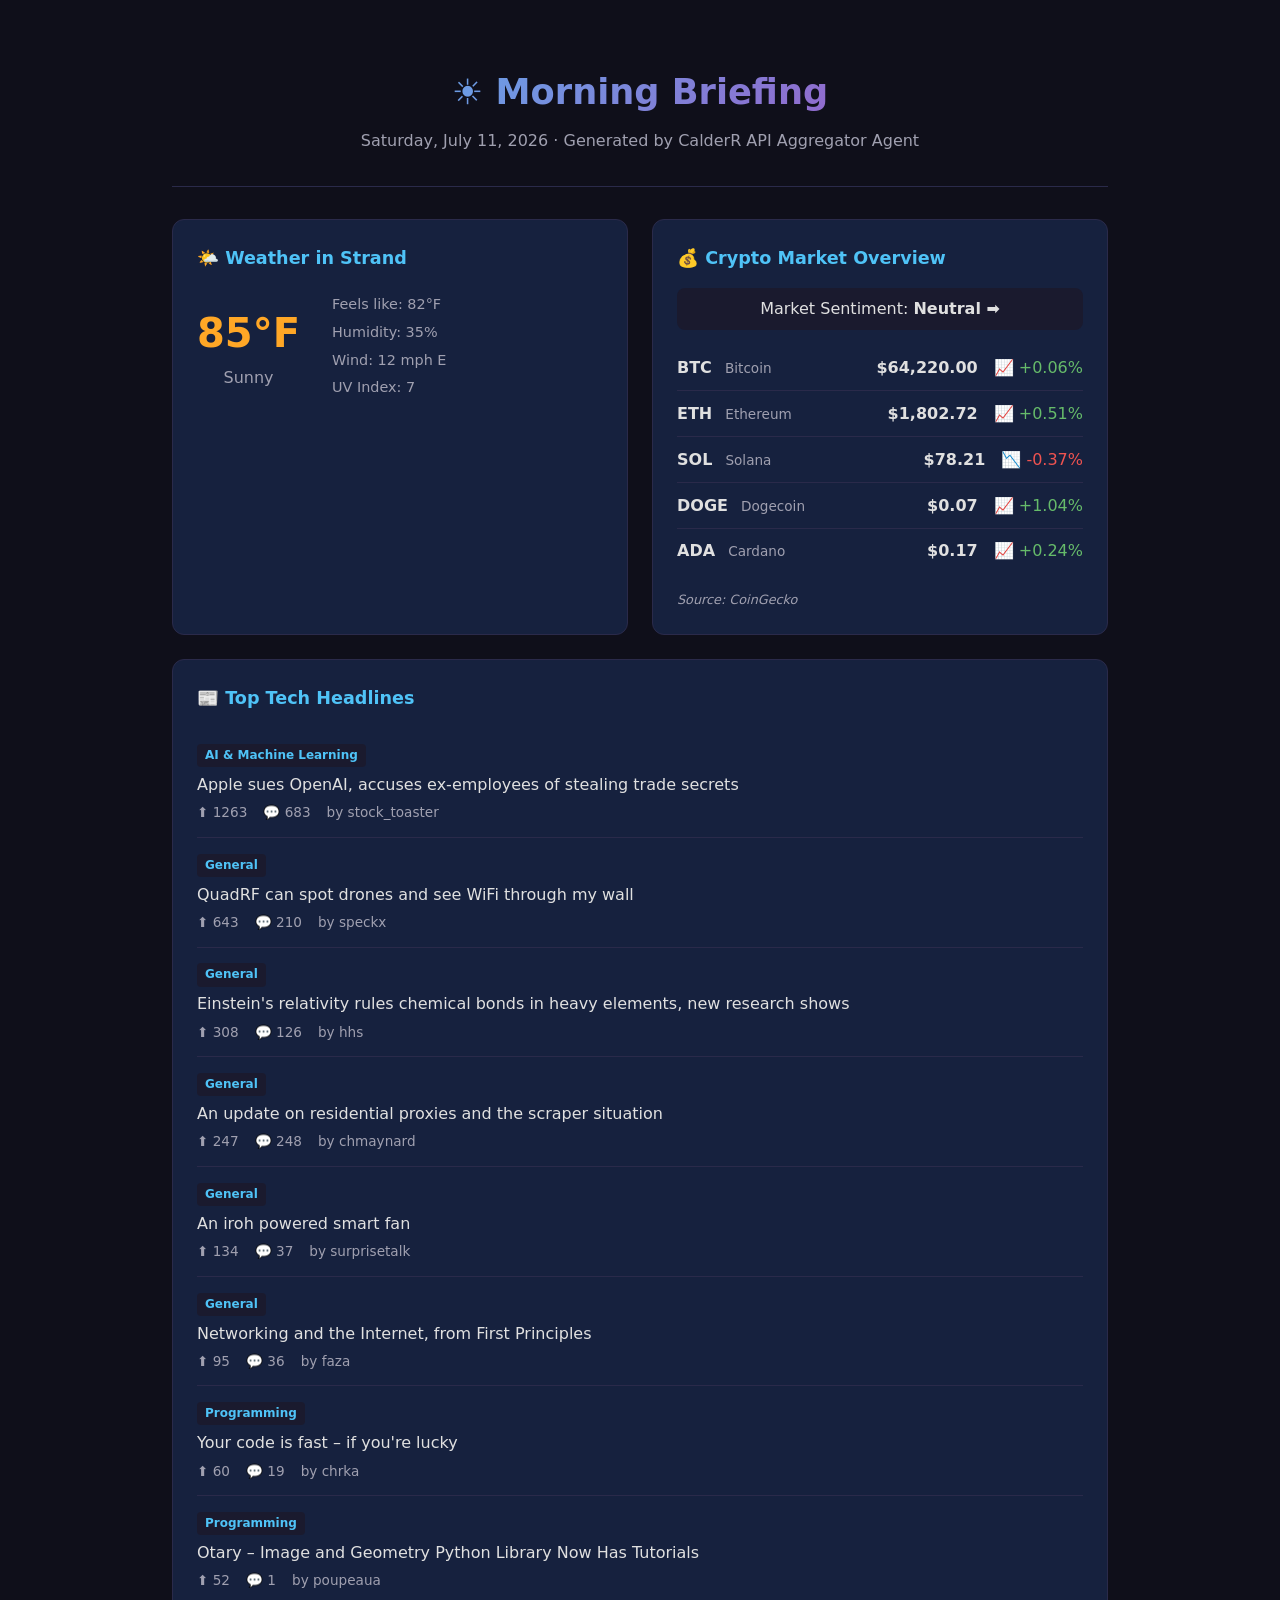
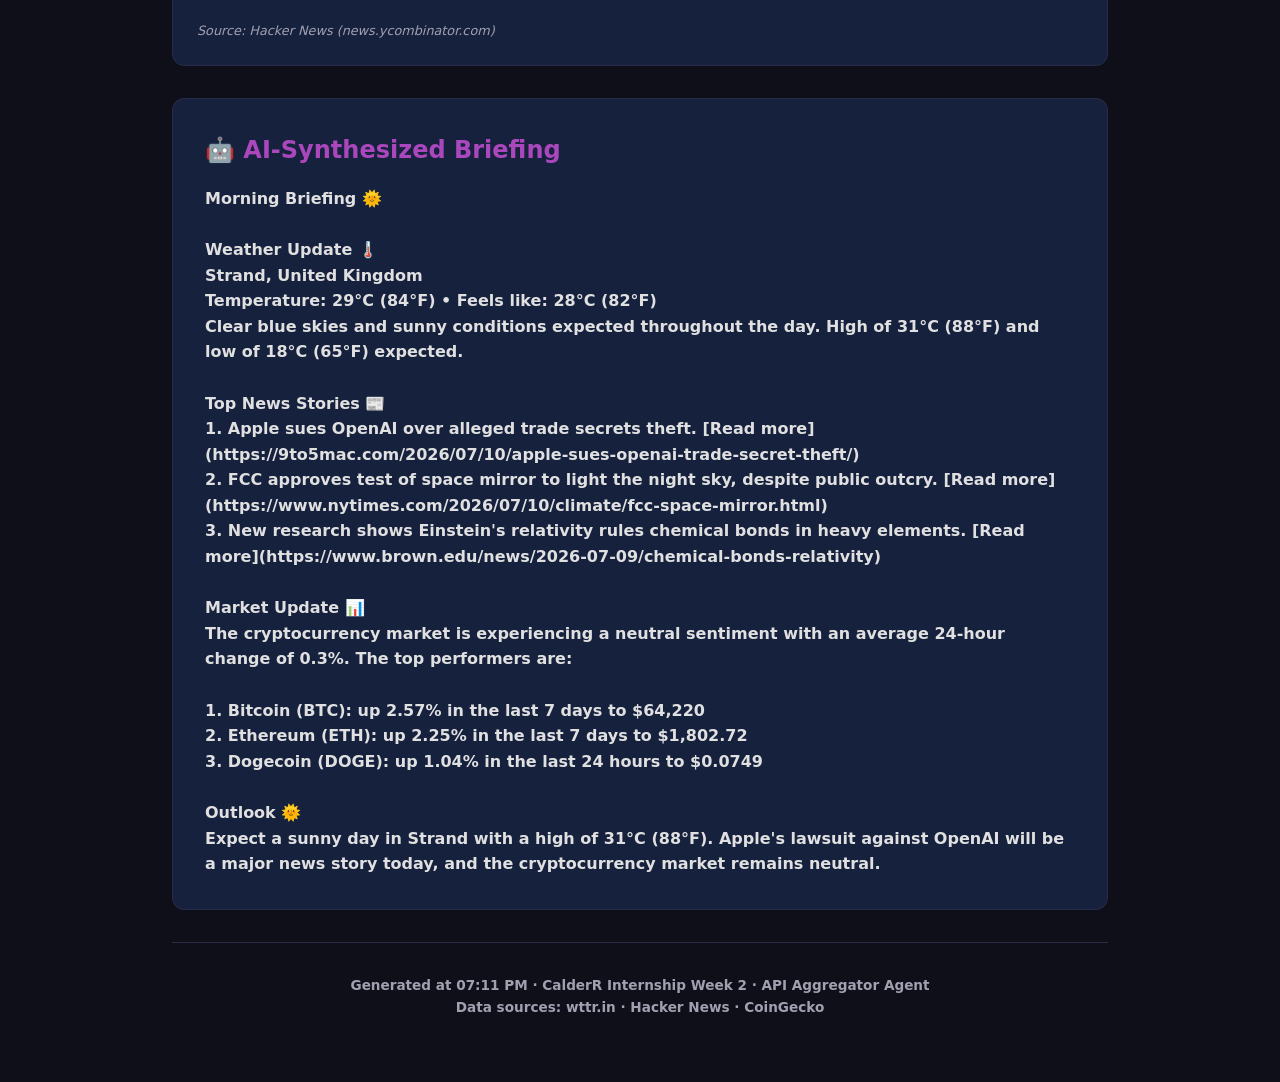
<file: projects/api_aggregator/sample_reports/briefing_20260711_191135.html>
<!DOCTYPE html>
<html lang="en">
<head>
    <meta charset="UTF-8">
    <meta name="viewport" content="width=device-width, initial-scale=1.0">
    <title>Morning Briefing — July 11, 2026</title>
    <style>
        :root {
            --bg-primary: #0f0f1a;
            --bg-secondary: #1a1a2e;
            --bg-card: #16213e;
            --text-primary: #e0e0e0;
            --text-secondary: #a0a0b0;
            --accent-blue: #4fc3f7;
            --accent-green: #66bb6a;
            --accent-red: #ef5350;
            --accent-orange: #ffa726;
            --accent-purple: #ab47bc;
            --border-color: #2a2a4a;
        }

        * { margin: 0; padding: 0; box-sizing: border-box; }

        body {
            font-family: 'Segoe UI', system-ui, -apple-system, sans-serif;
            background: var(--bg-primary);
            color: var(--text-primary);
            line-height: 1.6;
            min-height: 100vh;
        }

        .container {
            max-width: 1000px;
            margin: 0 auto;
            padding: 2rem;
        }

        header {
            text-align: center;
            padding: 2rem 0;
            border-bottom: 1px solid var(--border-color);
            margin-bottom: 2rem;
        }

        header h1 {
            font-size: 2.2rem;
            background: linear-gradient(135deg, var(--accent-blue), var(--accent-purple));
            -webkit-background-clip: text;
            -webkit-text-fill-color: transparent;
            margin-bottom: 0.5rem;
        }

        header .subtitle {
            color: var(--text-secondary);
            font-size: 1rem;
        }

        .data-grid {
            display: grid;
            grid-template-columns: 1fr 1fr;
            gap: 1.5rem;
            margin-bottom: 2rem;
        }

        .data-card {
            background: var(--bg-card);
            border-radius: 12px;
            padding: 1.5rem;
            border: 1px solid var(--border-color);
            transition: transform 0.2s, box-shadow 0.2s;
        }

        .data-card:hover {
            transform: translateY(-2px);
            box-shadow: 0 8px 25px rgba(0,0,0,0.3);
        }

        .data-card h3 {
            color: var(--accent-blue);
            margin-bottom: 1rem;
            font-size: 1.1rem;
        }

        .news-card {
            grid-column: 1 / -1;
        }

        .weather-grid {
            display: flex;
            align-items: center;
            gap: 2rem;
        }

        .weather-main {
            display: flex;
            flex-direction: column;
            align-items: center;
        }

        .temp {
            font-size: 2.5rem;
            font-weight: bold;
            color: var(--accent-orange);
        }

        .condition {
            color: var(--text-secondary);
        }

        .weather-details p {
            color: var(--text-secondary);
            font-size: 0.9rem;
            margin: 0.3rem 0;
        }

        .news-item {
            padding: 0.8rem 0;
            border-bottom: 1px solid var(--border-color);
        }

        .news-item:last-child {
            border-bottom: none;
        }

        .story-title {
            color: var(--text-primary);
            text-decoration: none;
            font-weight: 500;
            display: block;
            margin: 0.3rem 0;
        }

        .story-title:hover {
            color: var(--accent-blue);
        }

        .story-meta {
            display: flex;
            gap: 1rem;
            color: var(--text-secondary);
            font-size: 0.85rem;
        }

        .category-badge {
            display: inline-block;
            padding: 2px 8px;
            border-radius: 4px;
            font-size: 0.75rem;
            font-weight: 600;
            background: var(--bg-secondary);
            color: var(--accent-blue);
        }

        .coin-row {
            display: flex;
            justify-content: space-between;
            align-items: center;
            padding: 0.6rem 0;
            border-bottom: 1px solid var(--border-color);
        }

        .coin-row:last-child { border-bottom: none; }

        .coin-name { flex: 1; }
        .coin-fullname { color: var(--text-secondary); font-size: 0.85rem; margin-left: 0.5rem; }
        .coin-price { font-weight: bold; margin: 0 1rem; }
        .coin-change.positive { color: var(--accent-green); }
        .coin-change.negative { color: var(--accent-red); }

        .market-sentiment {
            text-align: center;
            padding: 0.5rem;
            margin-bottom: 1rem;
            background: var(--bg-secondary);
            border-radius: 8px;
        }

        .briefing-section {
            background: var(--bg-card);
            border-radius: 12px;
            padding: 2rem;
            border: 1px solid var(--border-color);
            margin-bottom: 2rem;
        }

        .briefing-section h2 {
            color: var(--accent-purple);
            margin-bottom: 1rem;
        }

        .source {
            color: var(--text-secondary);
            font-size: 0.8rem;
            margin-top: 1rem;
            font-style: italic;
        }

        .error-card {
            border-color: var(--accent-red);
            text-align: center;
            color: var(--accent-orange);
        }

        footer {
            text-align: center;
            padding: 2rem 0;
            color: var(--text-secondary);
            font-size: 0.85rem;
            border-top: 1px solid var(--border-color);
        }

        @media (max-width: 768px) {
            .data-grid { grid-template-columns: 1fr; }
            .weather-grid { flex-direction: column; }
            .container { padding: 1rem; }
        }
    </style>
</head>
<body>
    <div class="container">
        <header>
            <h1>☀️ Morning Briefing</h1>
            <p class="subtitle">Saturday, July 11, 2026 · Generated by CalderR API Aggregator Agent</p>
        </header>

        <div class="data-grid">
            
        <div class="data-card weather-card">
            <h3>🌤️ Weather in Strand</h3>
            <div class="weather-grid">
                <div class="weather-main">
                    <span class="temp">85°F</span>
                    <span class="condition">Sunny</span>
                </div>
                <div class="weather-details">
                    <p>Feels like: 82°F</p>
                    <p>Humidity: 35%</p>
                    <p>Wind: 12 mph E</p>
                    <p>UV Index: 7</p>
                </div>
            </div>
        </div>
        
            
        <div class="data-card finance-card">
            <h3>💰 Crypto Market Overview</h3>
            <div class="market-sentiment">
                Market Sentiment: <strong>Neutral ➡️</strong>
            </div>
            <div class="coins-list">
            <div class="coin-row">
                <div class="coin-name">
                    <strong>BTC</strong>
                    <span class="coin-fullname">Bitcoin</span>
                </div>
                <div class="coin-price">$64,220.00</div>
                <div class="coin-change positive">
                    📈 +0.06%
                </div>
            </div>
            
            <div class="coin-row">
                <div class="coin-name">
                    <strong>ETH</strong>
                    <span class="coin-fullname">Ethereum</span>
                </div>
                <div class="coin-price">$1,802.72</div>
                <div class="coin-change positive">
                    📈 +0.51%
                </div>
            </div>
            
            <div class="coin-row">
                <div class="coin-name">
                    <strong>SOL</strong>
                    <span class="coin-fullname">Solana</span>
                </div>
                <div class="coin-price">$78.21</div>
                <div class="coin-change negative">
                    📉 -0.37%
                </div>
            </div>
            
            <div class="coin-row">
                <div class="coin-name">
                    <strong>DOGE</strong>
                    <span class="coin-fullname">Dogecoin</span>
                </div>
                <div class="coin-price">$0.07</div>
                <div class="coin-change positive">
                    📈 +1.04%
                </div>
            </div>
            
            <div class="coin-row">
                <div class="coin-name">
                    <strong>ADA</strong>
                    <span class="coin-fullname">Cardano</span>
                </div>
                <div class="coin-price">$0.17</div>
                <div class="coin-change positive">
                    📈 +0.24%
                </div>
            </div>
            </div>
            <p class="source">Source: CoinGecko</p>
        </div>
        
            
        <div class="data-card news-card">
            <h3>📰 Top Tech Headlines</h3>
            <div class="news-list">
            <div class="news-item">
                <span class="category-badge ai-machine-learning">AI & Machine Learning</span>
                <a href="https://9to5mac.com/2026/07/10/apple-sues-openai-trade-secret-theft/" class="story-title">Apple sues OpenAI, accuses ex-employees of stealing trade secrets</a>
                <div class="story-meta">
                    <span>⬆ 1263</span>
                    <span>💬 683</span>
                    <span>by stock_toaster</span>
                </div>
            </div>
            
            <div class="news-item">
                <span class="category-badge general">General</span>
                <a href="https://www.jeffgeerling.com/blog/2026/quadrf-can-spot-drones-and-see-wifi-through-my-wall/" class="story-title">QuadRF can spot drones and see WiFi through my wall</a>
                <div class="story-meta">
                    <span>⬆ 643</span>
                    <span>💬 210</span>
                    <span>by speckx</span>
                </div>
            </div>
            
            <div class="news-item">
                <span class="category-badge general">General</span>
                <a href="https://www.brown.edu/news/2026-07-09/chemical-bonds-relativity" class="story-title">Einstein's relativity rules chemical bonds in heavy elements, new research shows</a>
                <div class="story-meta">
                    <span>⬆ 308</span>
                    <span>💬 126</span>
                    <span>by hhs</span>
                </div>
            </div>
            
            <div class="news-item">
                <span class="category-badge general">General</span>
                <a href="https://lwn.net/SubscriberLink/1080822/990a8a5e2d379085/" class="story-title">An update on residential proxies and the scraper situation</a>
                <div class="story-meta">
                    <span>⬆ 247</span>
                    <span>💬 248</span>
                    <span>by chmaynard</span>
                </div>
            </div>
            
            <div class="news-item">
                <span class="category-badge general">General</span>
                <a href="https://www.iroh.computer/blog/an-iroh-powered-smart-fan" class="story-title">An iroh powered smart fan</a>
                <div class="story-meta">
                    <span>⬆ 134</span>
                    <span>💬 37</span>
                    <span>by surprisetalk</span>
                </div>
            </div>
            
            <div class="news-item">
                <span class="category-badge general">General</span>
                <a href="https://fazamhd.com/mental-models/networking/" class="story-title">Networking and the Internet, from First Principles</a>
                <div class="story-meta">
                    <span>⬆ 95</span>
                    <span>💬 36</span>
                    <span>by faza</span>
                </div>
            </div>
            
            <div class="news-item">
                <span class="category-badge programming">Programming</span>
                <a href="https://tiki.li/blog/lucky_code.html" class="story-title">Your code is fast – if you're lucky</a>
                <div class="story-meta">
                    <span>⬆ 60</span>
                    <span>💬 19</span>
                    <span>by chrka</span>
                </div>
            </div>
            
            <div class="news-item">
                <span class="category-badge programming">Programming</span>
                <a href="https://alexandrepoupeau.com/otary/learn/" class="story-title">Otary – Image and Geometry Python Library Now Has Tutorials</a>
                <div class="story-meta">
                    <span>⬆ 52</span>
                    <span>💬 1</span>
                    <span>by poupeaua</span>
                </div>
            </div>
            </div>
            <p class="source">Source: Hacker News (news.ycombinator.com)</p>
        </div>
        
        </div>

        <div class="briefing-section">
            <h2>🤖 AI-Synthesized Briefing</h2>
            <div><strong>Morning Briefing 🌞<strong><br><br><strong>Weather Update 🌡️<strong><br>Strand, United Kingdom<br><strong>Temperature:<strong> 29°C (84°F) • <strong>Feels like:<strong> 28°C (82°F)<br>Clear blue skies and sunny conditions expected throughout the day. High of 31°C (88°F) and low of 18°C (65°F) expected.<br><br><strong>Top News Stories 📰<strong><br>1. <strong>Apple sues OpenAI<strong> over alleged trade secrets theft. [Read more](https://9to5mac.com/2026/07/10/apple-sues-openai-trade-secret-theft/)<br>2. <strong>FCC approves test of space mirror<strong> to light the night sky, despite public outcry. [Read more](https://www.nytimes.com/2026/07/10/climate/fcc-space-mirror.html)<br>3. <strong>New research shows Einstein's relativity rules<strong> chemical bonds in heavy elements. [Read more](https://www.brown.edu/news/2026-07-09/chemical-bonds-relativity)<br><br><strong>Market Update 📊<strong><br>The cryptocurrency market is experiencing a neutral sentiment with an average 24-hour change of 0.3%. The top performers are:<br><br>1. <strong>Bitcoin (BTC)<strong>: up 2.57% in the last 7 days to $64,220<br>2. <strong>Ethereum (ETH)<strong>: up 2.25% in the last 7 days to $1,802.72<br>3. <strong>Dogecoin (DOGE)<strong>: up 1.04% in the last 24 hours to $0.0749<br><br><strong>Outlook 🌞<strong><br>Expect a sunny day in Strand with a high of 31°C (88°F). Apple's lawsuit against OpenAI will be a major news story today, and the cryptocurrency market remains neutral.</div>
        </div>

        <footer>
            <p>Generated at 07:11 PM · CalderR Internship Week 2 · API Aggregator Agent</p>
            <p>Data sources: wttr.in · Hacker News · CoinGecko</p>
        </footer>
    </div>
</body>
</html>
</file>
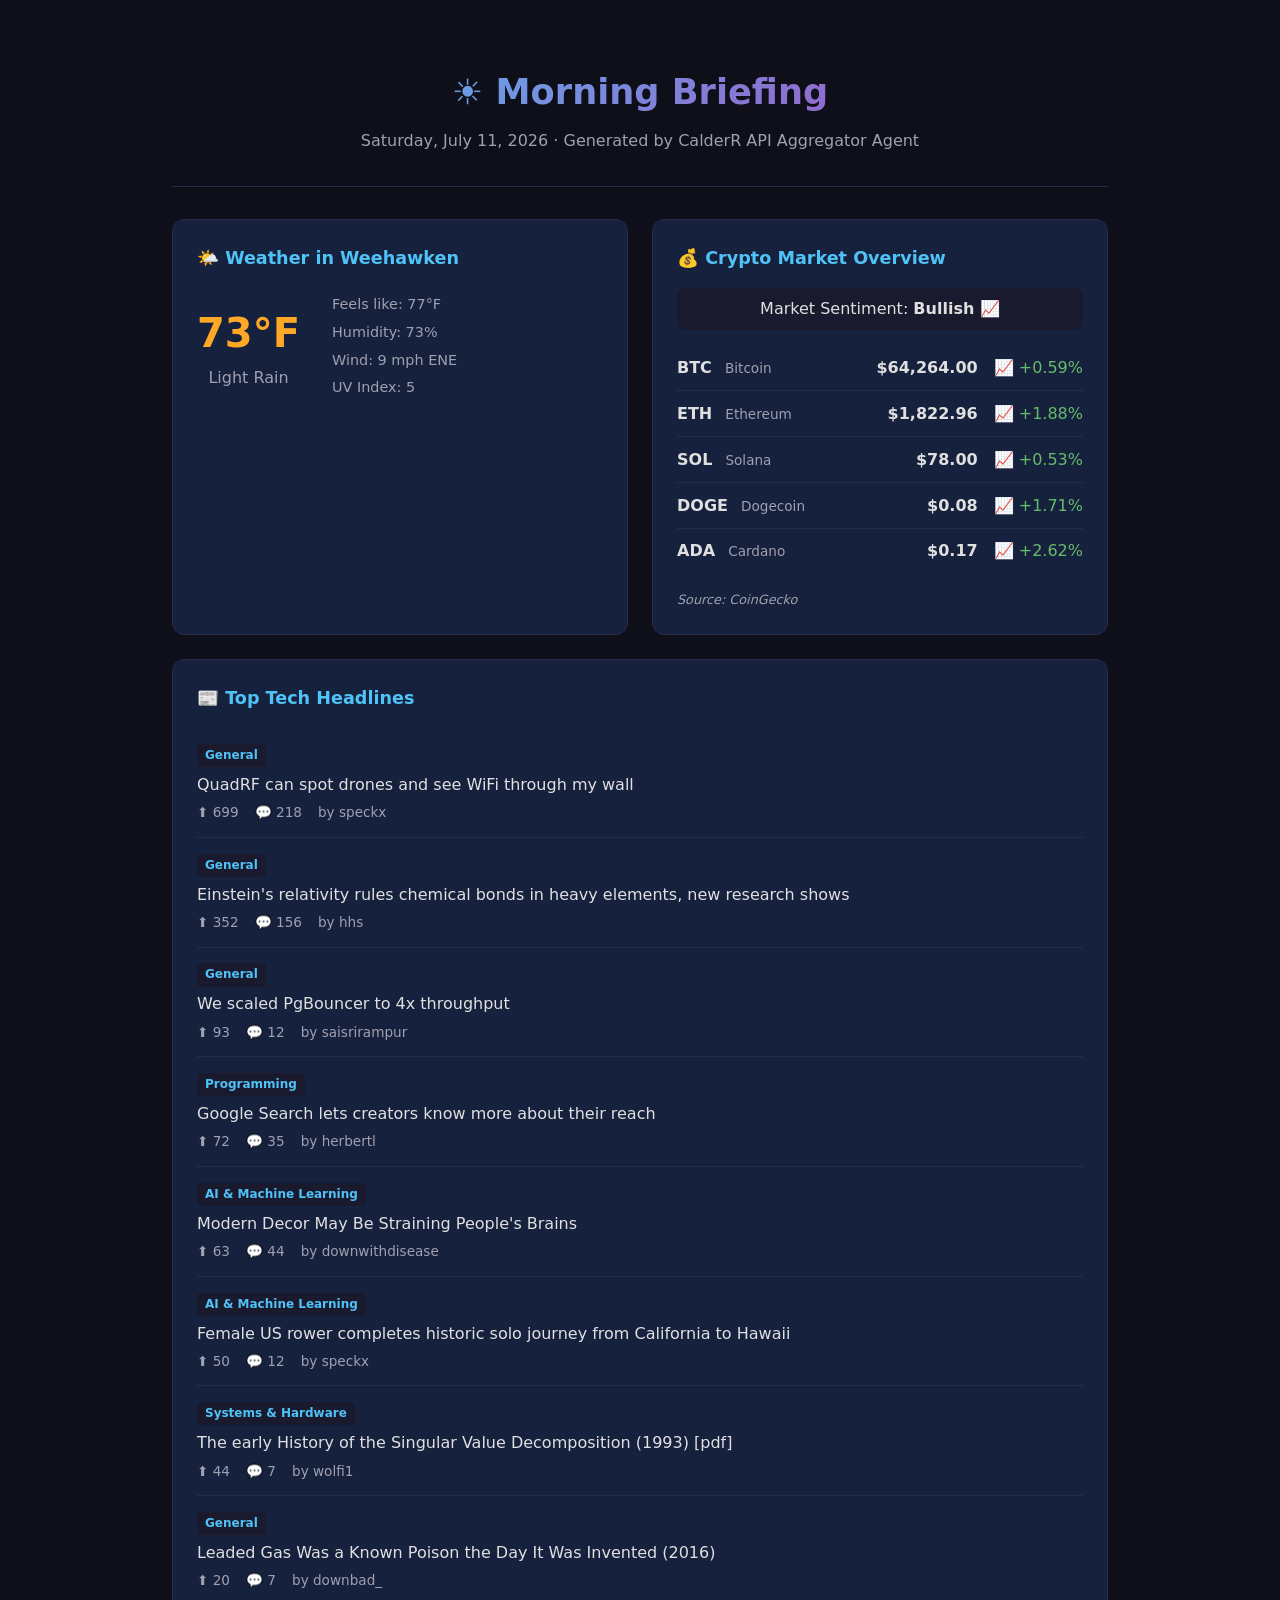
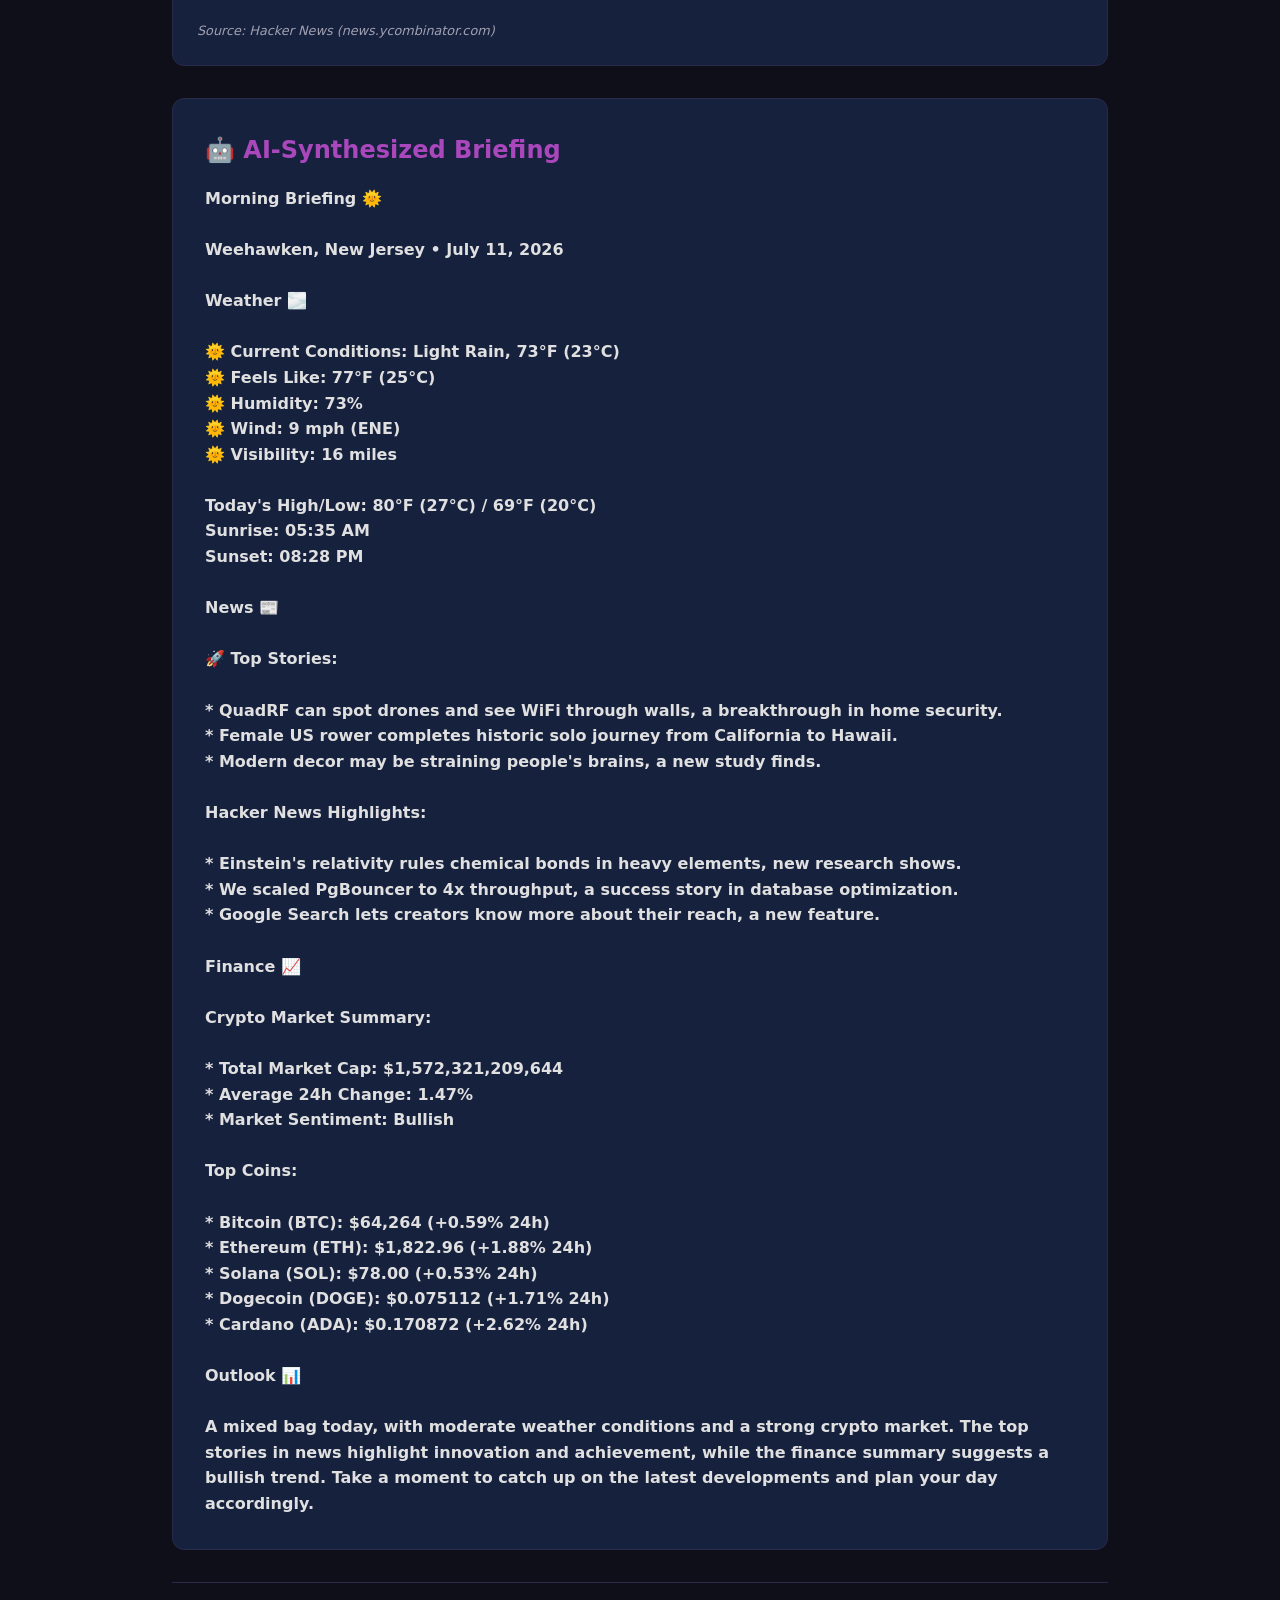
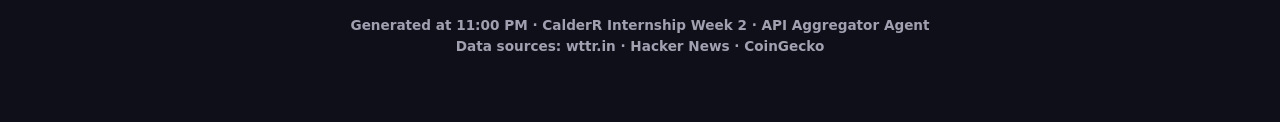
<file: projects/api_aggregator/sample_reports/briefing_20260711_230027.html>
<!DOCTYPE html>
<html lang="en">
<head>
    <meta charset="UTF-8">
    <meta name="viewport" content="width=device-width, initial-scale=1.0">
    <title>Morning Briefing — July 11, 2026</title>
    <style>
        :root {
            --bg-primary: #0f0f1a;
            --bg-secondary: #1a1a2e;
            --bg-card: #16213e;
            --text-primary: #e0e0e0;
            --text-secondary: #a0a0b0;
            --accent-blue: #4fc3f7;
            --accent-green: #66bb6a;
            --accent-red: #ef5350;
            --accent-orange: #ffa726;
            --accent-purple: #ab47bc;
            --border-color: #2a2a4a;
        }

        * { margin: 0; padding: 0; box-sizing: border-box; }

        body {
            font-family: 'Segoe UI', system-ui, -apple-system, sans-serif;
            background: var(--bg-primary);
            color: var(--text-primary);
            line-height: 1.6;
            min-height: 100vh;
        }

        .container {
            max-width: 1000px;
            margin: 0 auto;
            padding: 2rem;
        }

        header {
            text-align: center;
            padding: 2rem 0;
            border-bottom: 1px solid var(--border-color);
            margin-bottom: 2rem;
        }

        header h1 {
            font-size: 2.2rem;
            background: linear-gradient(135deg, var(--accent-blue), var(--accent-purple));
            -webkit-background-clip: text;
            -webkit-text-fill-color: transparent;
            margin-bottom: 0.5rem;
        }

        header .subtitle {
            color: var(--text-secondary);
            font-size: 1rem;
        }

        .data-grid {
            display: grid;
            grid-template-columns: 1fr 1fr;
            gap: 1.5rem;
            margin-bottom: 2rem;
        }

        .data-card {
            background: var(--bg-card);
            border-radius: 12px;
            padding: 1.5rem;
            border: 1px solid var(--border-color);
            transition: transform 0.2s, box-shadow 0.2s;
        }

        .data-card:hover {
            transform: translateY(-2px);
            box-shadow: 0 8px 25px rgba(0,0,0,0.3);
        }

        .data-card h3 {
            color: var(--accent-blue);
            margin-bottom: 1rem;
            font-size: 1.1rem;
        }

        .news-card {
            grid-column: 1 / -1;
        }

        .weather-grid {
            display: flex;
            align-items: center;
            gap: 2rem;
        }

        .weather-main {
            display: flex;
            flex-direction: column;
            align-items: center;
        }

        .temp {
            font-size: 2.5rem;
            font-weight: bold;
            color: var(--accent-orange);
        }

        .condition {
            color: var(--text-secondary);
        }

        .weather-details p {
            color: var(--text-secondary);
            font-size: 0.9rem;
            margin: 0.3rem 0;
        }

        .news-item {
            padding: 0.8rem 0;
            border-bottom: 1px solid var(--border-color);
        }

        .news-item:last-child {
            border-bottom: none;
        }

        .story-title {
            color: var(--text-primary);
            text-decoration: none;
            font-weight: 500;
            display: block;
            margin: 0.3rem 0;
        }

        .story-title:hover {
            color: var(--accent-blue);
        }

        .story-meta {
            display: flex;
            gap: 1rem;
            color: var(--text-secondary);
            font-size: 0.85rem;
        }

        .category-badge {
            display: inline-block;
            padding: 2px 8px;
            border-radius: 4px;
            font-size: 0.75rem;
            font-weight: 600;
            background: var(--bg-secondary);
            color: var(--accent-blue);
        }

        .coin-row {
            display: flex;
            justify-content: space-between;
            align-items: center;
            padding: 0.6rem 0;
            border-bottom: 1px solid var(--border-color);
        }

        .coin-row:last-child { border-bottom: none; }

        .coin-name { flex: 1; }
        .coin-fullname { color: var(--text-secondary); font-size: 0.85rem; margin-left: 0.5rem; }
        .coin-price { font-weight: bold; margin: 0 1rem; }
        .coin-change.positive { color: var(--accent-green); }
        .coin-change.negative { color: var(--accent-red); }

        .market-sentiment {
            text-align: center;
            padding: 0.5rem;
            margin-bottom: 1rem;
            background: var(--bg-secondary);
            border-radius: 8px;
        }

        .briefing-section {
            background: var(--bg-card);
            border-radius: 12px;
            padding: 2rem;
            border: 1px solid var(--border-color);
            margin-bottom: 2rem;
        }

        .briefing-section h2 {
            color: var(--accent-purple);
            margin-bottom: 1rem;
        }

        .source {
            color: var(--text-secondary);
            font-size: 0.8rem;
            margin-top: 1rem;
            font-style: italic;
        }

        .error-card {
            border-color: var(--accent-red);
            text-align: center;
            color: var(--accent-orange);
        }

        footer {
            text-align: center;
            padding: 2rem 0;
            color: var(--text-secondary);
            font-size: 0.85rem;
            border-top: 1px solid var(--border-color);
        }

        @media (max-width: 768px) {
            .data-grid { grid-template-columns: 1fr; }
            .weather-grid { flex-direction: column; }
            .container { padding: 1rem; }
        }
    </style>
</head>
<body>
    <div class="container">
        <header>
            <h1>☀️ Morning Briefing</h1>
            <p class="subtitle">Saturday, July 11, 2026 · Generated by CalderR API Aggregator Agent</p>
        </header>

        <div class="data-grid">
            
        <div class="data-card weather-card">
            <h3>🌤️ Weather in Weehawken</h3>
            <div class="weather-grid">
                <div class="weather-main">
                    <span class="temp">73°F</span>
                    <span class="condition">Light Rain</span>
                </div>
                <div class="weather-details">
                    <p>Feels like: 77°F</p>
                    <p>Humidity: 73%</p>
                    <p>Wind: 9 mph ENE</p>
                    <p>UV Index: 5</p>
                </div>
            </div>
        </div>
        
            
        <div class="data-card finance-card">
            <h3>💰 Crypto Market Overview</h3>
            <div class="market-sentiment">
                Market Sentiment: <strong>Bullish 📈</strong>
            </div>
            <div class="coins-list">
            <div class="coin-row">
                <div class="coin-name">
                    <strong>BTC</strong>
                    <span class="coin-fullname">Bitcoin</span>
                </div>
                <div class="coin-price">$64,264.00</div>
                <div class="coin-change positive">
                    📈 +0.59%
                </div>
            </div>
            
            <div class="coin-row">
                <div class="coin-name">
                    <strong>ETH</strong>
                    <span class="coin-fullname">Ethereum</span>
                </div>
                <div class="coin-price">$1,822.96</div>
                <div class="coin-change positive">
                    📈 +1.88%
                </div>
            </div>
            
            <div class="coin-row">
                <div class="coin-name">
                    <strong>SOL</strong>
                    <span class="coin-fullname">Solana</span>
                </div>
                <div class="coin-price">$78.00</div>
                <div class="coin-change positive">
                    📈 +0.53%
                </div>
            </div>
            
            <div class="coin-row">
                <div class="coin-name">
                    <strong>DOGE</strong>
                    <span class="coin-fullname">Dogecoin</span>
                </div>
                <div class="coin-price">$0.08</div>
                <div class="coin-change positive">
                    📈 +1.71%
                </div>
            </div>
            
            <div class="coin-row">
                <div class="coin-name">
                    <strong>ADA</strong>
                    <span class="coin-fullname">Cardano</span>
                </div>
                <div class="coin-price">$0.17</div>
                <div class="coin-change positive">
                    📈 +2.62%
                </div>
            </div>
            </div>
            <p class="source">Source: CoinGecko</p>
        </div>
        
            
        <div class="data-card news-card">
            <h3>📰 Top Tech Headlines</h3>
            <div class="news-list">
            <div class="news-item">
                <span class="category-badge general">General</span>
                <a href="https://www.jeffgeerling.com/blog/2026/quadrf-can-spot-drones-and-see-wifi-through-my-wall/" class="story-title">QuadRF can spot drones and see WiFi through my wall</a>
                <div class="story-meta">
                    <span>⬆ 699</span>
                    <span>💬 218</span>
                    <span>by speckx</span>
                </div>
            </div>
            
            <div class="news-item">
                <span class="category-badge general">General</span>
                <a href="https://www.brown.edu/news/2026-07-09/chemical-bonds-relativity" class="story-title">Einstein's relativity rules chemical bonds in heavy elements, new research shows</a>
                <div class="story-meta">
                    <span>⬆ 352</span>
                    <span>💬 156</span>
                    <span>by hhs</span>
                </div>
            </div>
            
            <div class="news-item">
                <span class="category-badge general">General</span>
                <a href="https://clickhouse.com/blog/pgbouncer-clickhouse-managed-postgres" class="story-title">We scaled PgBouncer to 4x throughput</a>
                <div class="story-meta">
                    <span>⬆ 93</span>
                    <span>💬 12</span>
                    <span>by saisrirampur</span>
                </div>
            </div>
            
            <div class="news-item">
                <span class="category-badge programming">Programming</span>
                <a href="https://www.theverge.com/tech/961955/google-search-console-reach-platform-properties" class="story-title">Google Search lets creators know more about their reach</a>
                <div class="story-meta">
                    <span>⬆ 72</span>
                    <span>💬 35</span>
                    <span>by herbertl</span>
                </div>
            </div>
            
            <div class="news-item">
                <span class="category-badge ai-machine-learning">AI & Machine Learning</span>
                <a href="https://studyfinds.com/modern-decor-may-be-straining-peoples-brains/" class="story-title">Modern Decor May Be Straining People's Brains</a>
                <div class="story-meta">
                    <span>⬆ 63</span>
                    <span>💬 44</span>
                    <span>by downwithdisease</span>
                </div>
            </div>
            
            <div class="news-item">
                <span class="category-badge ai-machine-learning">AI & Machine Learning</span>
                <a href="https://www.theguardian.com/us-news/2026/jul/04/california-hawaii-rowing-solo-journey" class="story-title">Female US rower completes historic solo journey from California to Hawaii</a>
                <div class="story-meta">
                    <span>⬆ 50</span>
                    <span>💬 12</span>
                    <span>by speckx</span>
                </div>
            </div>
            
            <div class="news-item">
                <span class="category-badge systems-hardware">Systems & Hardware</span>
                <a href="https://www.math.ucdavis.edu/~saito/courses/229A/stewart-svd.pdf" class="story-title">The early History of the Singular Value Decomposition (1993) [pdf]</a>
                <div class="story-meta">
                    <span>⬆ 44</span>
                    <span>💬 7</span>
                    <span>by wolfi1</span>
                </div>
            </div>
            
            <div class="news-item">
                <span class="category-badge general">General</span>
                <a href="https://www.smithsonianmag.com/smart-news/leaded-gas-poison-invented-180961368/" class="story-title">Leaded Gas Was a Known Poison the Day It Was Invented (2016)</a>
                <div class="story-meta">
                    <span>⬆ 20</span>
                    <span>💬 7</span>
                    <span>by downbad_</span>
                </div>
            </div>
            </div>
            <p class="source">Source: Hacker News (news.ycombinator.com)</p>
        </div>
        
        </div>

        <div class="briefing-section">
            <h2>🤖 AI-Synthesized Briefing</h2>
            <div><strong>Morning Briefing 🌞<strong><br><br><strong>Weehawken, New Jersey • July 11, 2026<strong><br><br><strong>Weather 🌫️<strong><br><br>🌞 <strong>Current Conditions:<strong> Light Rain, 73°F (23°C)<br>🌞 <strong>Feels Like:<strong> 77°F (25°C)<br>🌞 <strong>Humidity:<strong> 73%<br>🌞 <strong>Wind:<strong> 9 mph (ENE)<br>🌞 <strong>Visibility:<strong> 16 miles<br><br><strong>Today's High/Low:<strong> 80°F (27°C) / 69°F (20°C)<br><strong>Sunrise:<strong> 05:35 AM<br><strong>Sunset:<strong> 08:28 PM<br><br><strong>News 📰<strong><br><br>🚀 <strong>Top Stories:<strong><br><br>* QuadRF can spot drones and see WiFi through walls, a breakthrough in home security.<br>* Female US rower completes historic solo journey from California to Hawaii.<br>* Modern decor may be straining people's brains, a new study finds.<br><br><strong>Hacker News Highlights:<strong><br><br>* Einstein's relativity rules chemical bonds in heavy elements, new research shows.<br>* We scaled PgBouncer to 4x throughput, a success story in database optimization.<br>* Google Search lets creators know more about their reach, a new feature.<br><br><strong>Finance 📈<strong><br><br><strong>Crypto Market Summary:<strong><br><br>* <strong>Total Market Cap:<strong> $1,572,321,209,644<br>* <strong>Average 24h Change:<strong> 1.47%<br>* <strong>Market Sentiment:<strong> Bullish<br><br><strong>Top Coins:<strong><br><br>* <strong>Bitcoin (BTC):<strong> $64,264 (+0.59% 24h)<br>* <strong>Ethereum (ETH):<strong> $1,822.96 (+1.88% 24h)<br>* <strong>Solana (SOL):<strong> $78.00 (+0.53% 24h)<br>* <strong>Dogecoin (DOGE):<strong> $0.075112 (+1.71% 24h)<br>* <strong>Cardano (ADA):<strong> $0.170872 (+2.62% 24h)<br><br><strong>Outlook 📊<strong><br><br>A mixed bag today, with moderate weather conditions and a strong crypto market. The top stories in news highlight innovation and achievement, while the finance summary suggests a bullish trend. Take a moment to catch up on the latest developments and plan your day accordingly.</div>
        </div>

        <footer>
            <p>Generated at 11:00 PM · CalderR Internship Week 2 · API Aggregator Agent</p>
            <p>Data sources: wttr.in · Hacker News · CoinGecko</p>
        </footer>
    </div>
</body>
</html>
</file>
